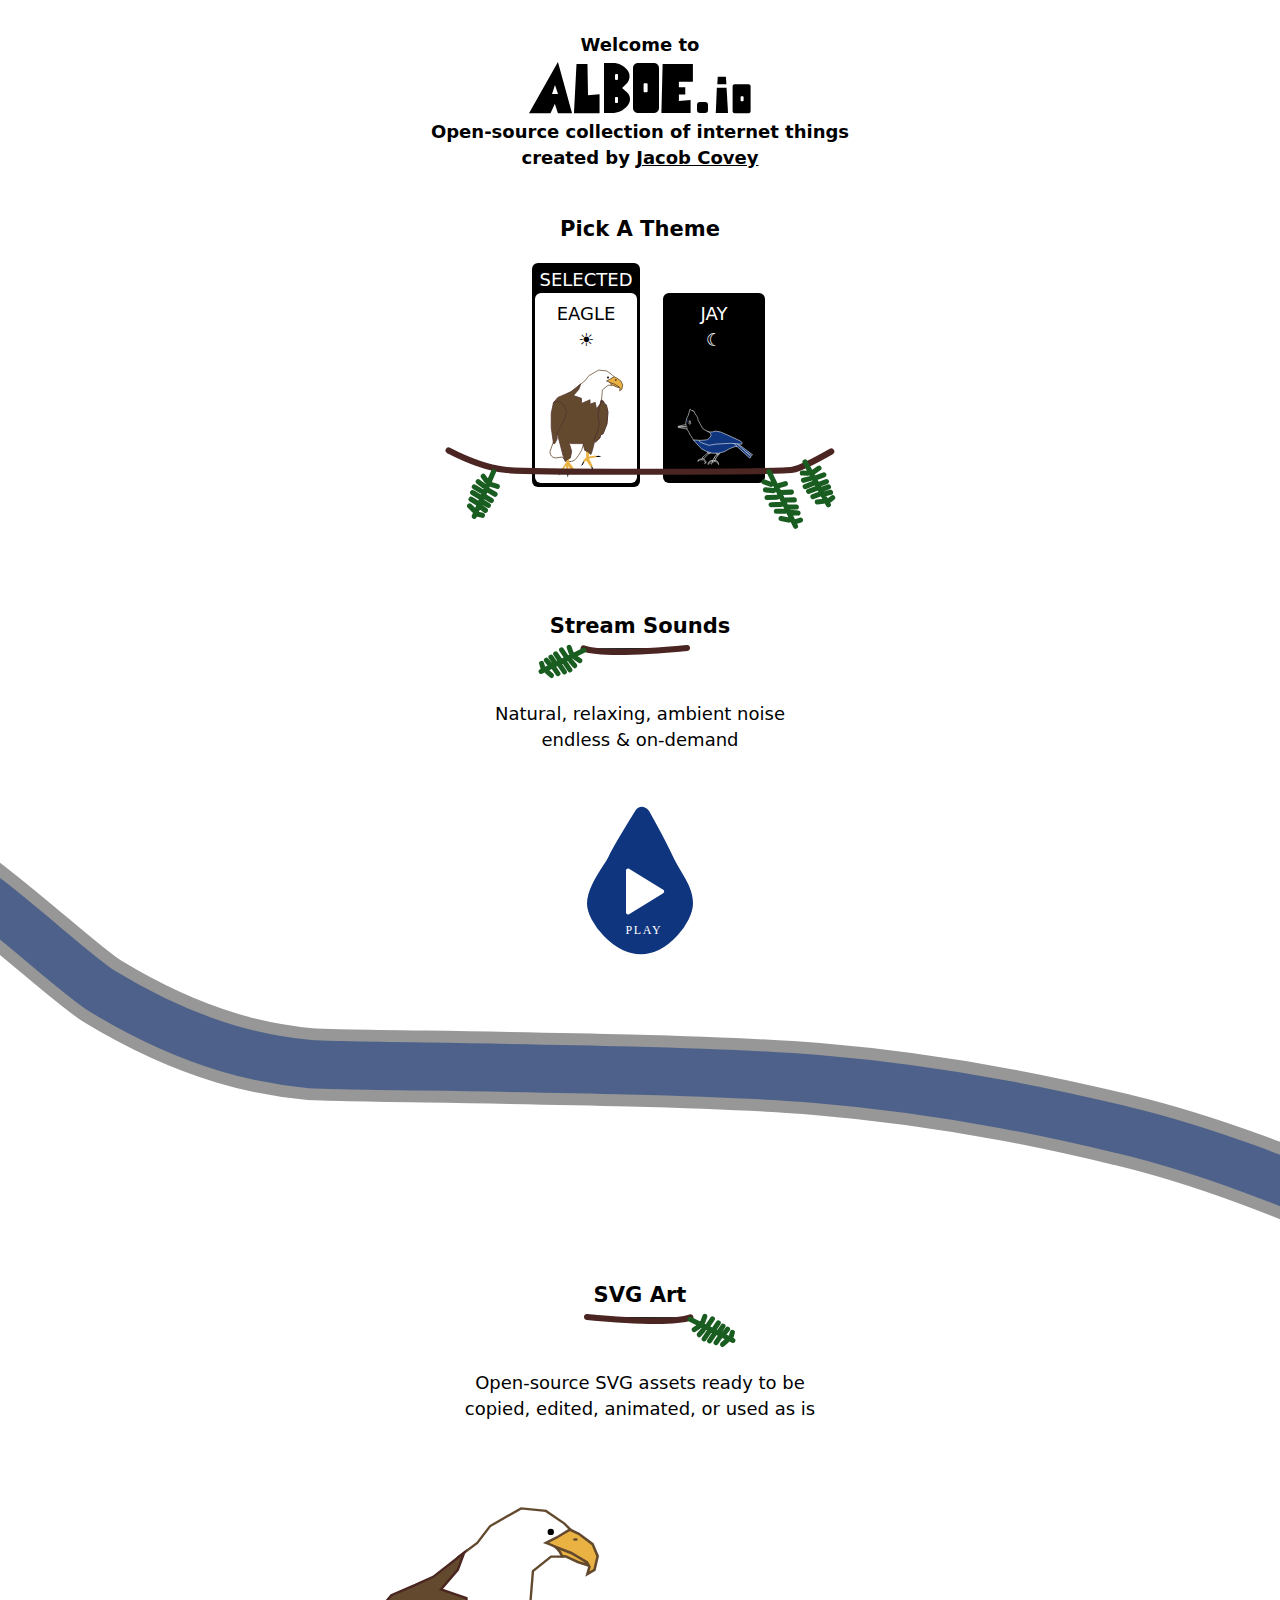
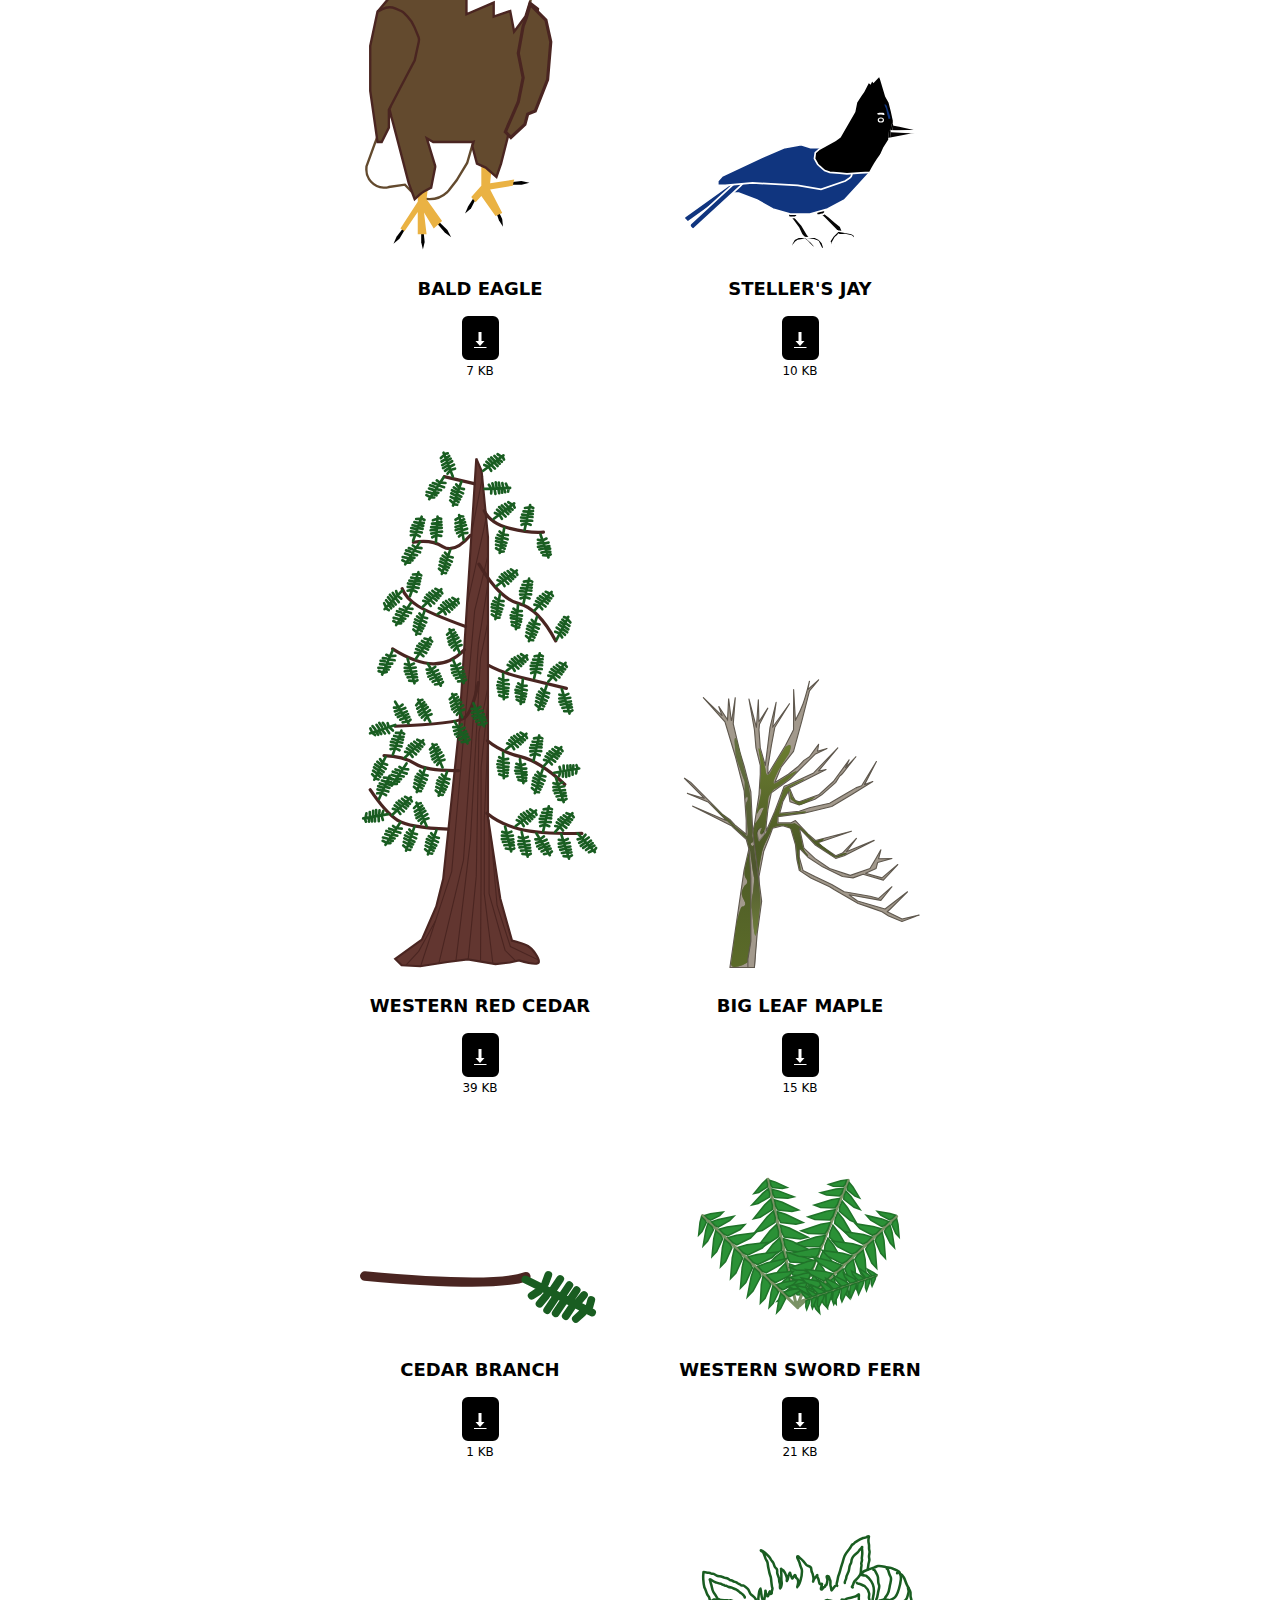
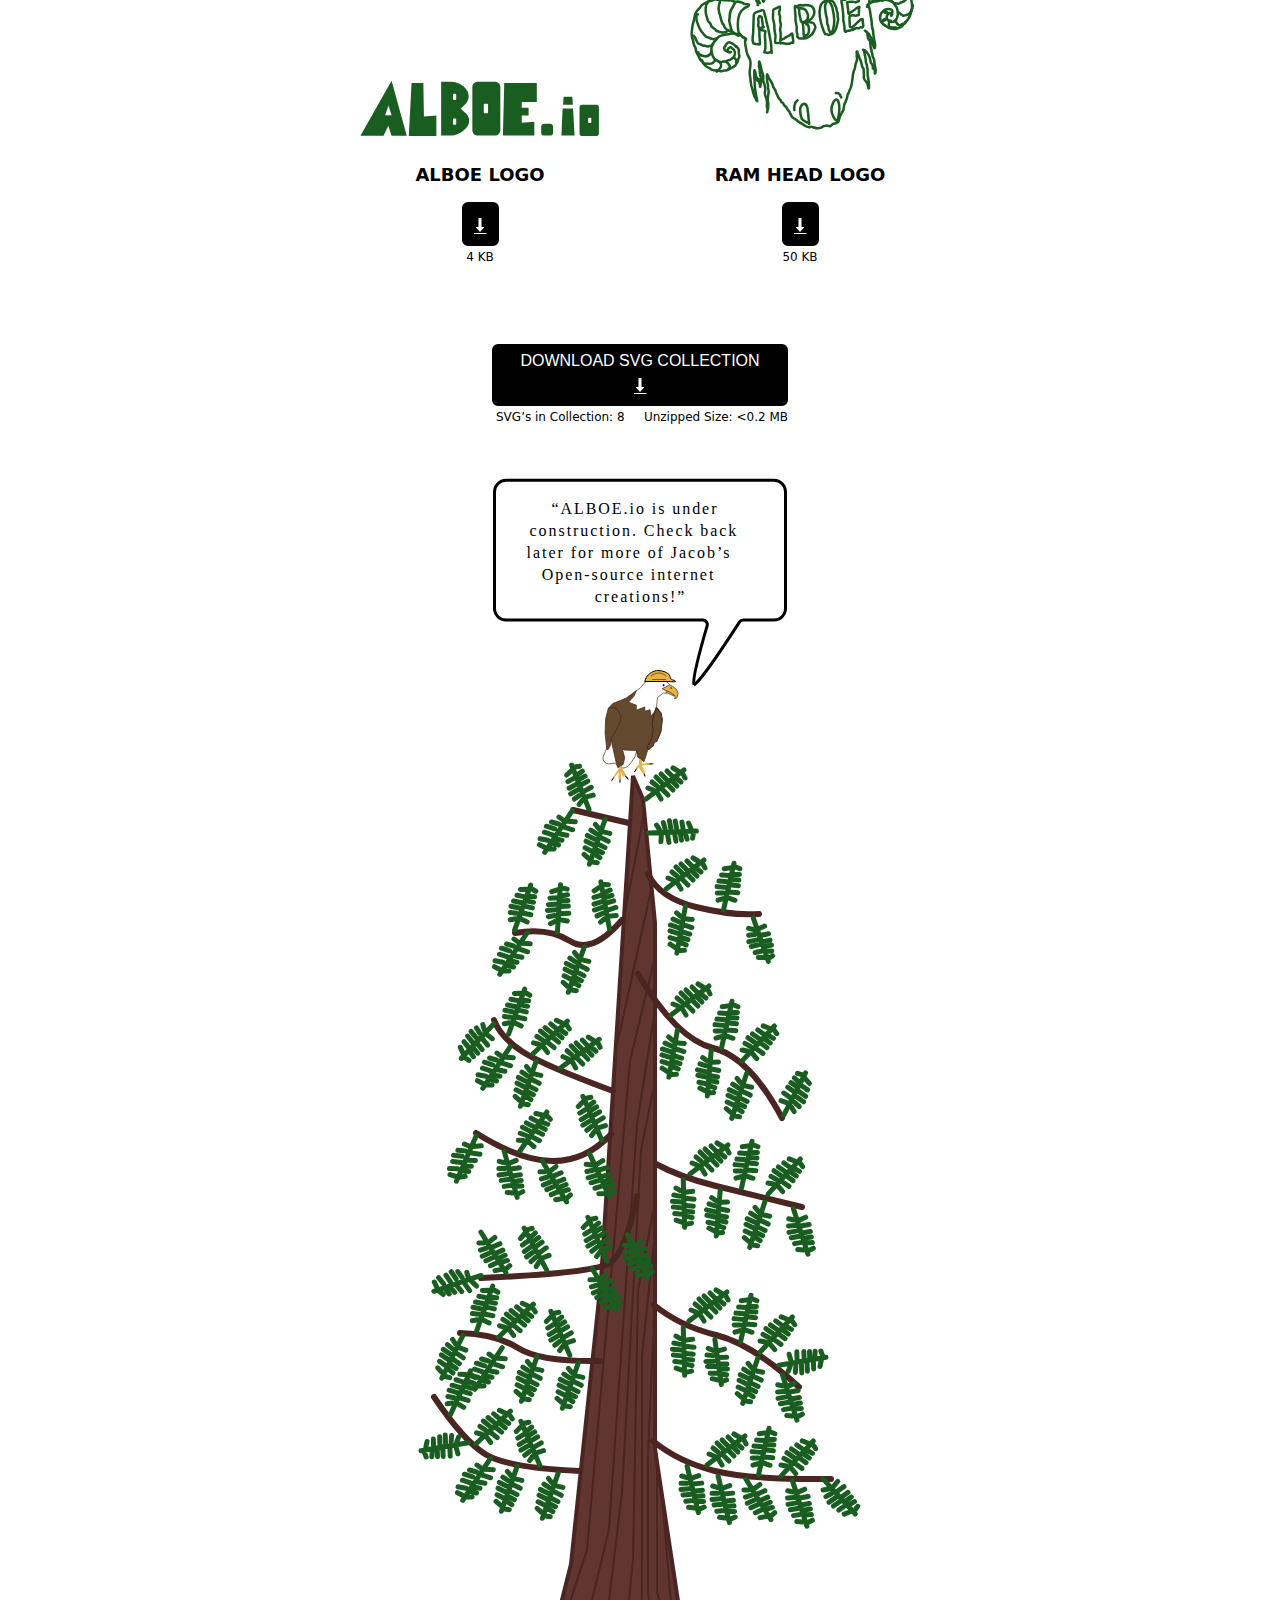
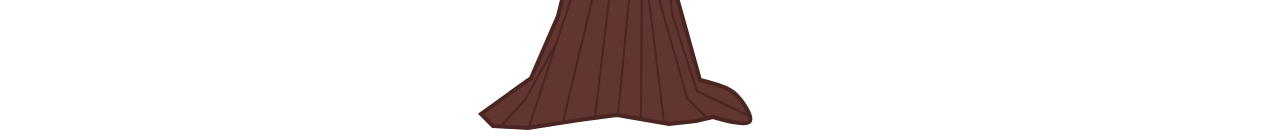
<file: index.html>
<!DOCTYPE html>
<html>
  <head>
      <meta name='description' content='ABLOE a open-source software company.'>
      <!-- TODO: move this stuff to the the script in the header web component -->
      <meta charset='utf-8'>
      <meta name='viewport' content='width=device-width,initial-scale=1'>
      <title>ALBOE: Open-source SVG Art</title>
      <link rel="icon" type="image/x-icon" href='/internalResources/assets/stellers-head-x.svg'>
      <link rel="manifest" href="/manifest/manifest.webmanifest">
      <link rel="apple-touch-icon" href="/manifest/icon-384x384.png">
      <link rel="apple-touch-icon" sizes="152x152" href="/manifest/icon-152x152.png">
      <link rel="apple-touch-icon" sizes="180x180" href="/manifest/icon-180x180.png">
      <link rel="apple-touch-icon" sizes="167x167" href="/manifest/icon-167x167.png">
      <meta name="apple-mobile-web-app-capable" content="yes">
      <meta name="apple-mobile-web-app-title" content="ALBOE.io">
      <meta name="apple-mobile-web-app-status-bar-style" content="white">
      <!-- Fathom analytics -->
      <!-- <script src="https://cdn.usefathom.com/script.js" data-site="CLSILLWO" defer></script> -->
      <style>
          :root {
              --color-black: #000000;
              --color-white: #ffff;
              --color-hover: #3b73e6;
              --color-background: var(
              --color-white);
              --inv-color: var(
              --color-black);
              --tran-opacity: 0;
          }

          @media (prefers-color-scheme: dark) {
              :root {
                  --color-background: var(--color-black);
                  --tran-opacity: 1;
                  --inv-color: var(--color-white);
              }
          }

          a {
            color: var(--inv-color);
          }

          a:hover {
            color: var(--color-hover);
          }

          body {
              background-color: var(--color-background);
              font-family: system-ui, serif;
              display: flex;
              flex-direction: column;
              align-items: center;
              font-size: 18px;
              line-height: 26px;
          }

          main {
              display: flex;
              flex-direction: column;
              align-items: center;
              max-width: 1100px;
              height: 100vh;
          }

          ul {
            list-style-type: none; /* Remove bullets */
            padding: 0; /* Remove padding */
            margin: 0; /* Remove margins */
          }

          h3 {
              font-weight: 600;
              /* text-transform: uppercase; */
              color: var(--inv-color);
          }

          h4 {
              text-align: center;
              color: var(--inv-color);
          }

          #bottom-section-svg {
              max-width: 100%;
          }

          #alboe-svg {
              min-height: 53px;
          }

          #alboe-svg #ALBOE {
              fill: var(--inv-color);
          }

          .theme-btns {
              position: fixed;
              top: 24px;
              right: 48px;
              cursor: pointer;
          }

          .btm-close {
              margin-bottom: 4px;
          }

          .top-close {
              margin-top: 4px;
          }

          .theme-container {
              display: flex;
              flex-direction: column;
              align-items: center;
          }

          .theme-cards-container {
              display: flex;
              align-items: flex-end;
          }

          .branch-container {
              position: relative;
              top: -40px;
          }

          #branch-svg {
              max-width: 96vw;
          }

          .small-branch-svg {
              position: relative;
              left: 24px;
              top: -18px;
              margin-bottom: -22px;
          }

          .eagle-card-outer {
              height: 224px;
              width: 108px;
              border-radius: 6px;
              background-color: #000000;
              display: flex;
              justify-content: center;
              align-items: center;
              flex-direction: column;
          }

          #eagle-card {
              height: 190px;
              width: 102px;
              border-radius: 6px;
              background-color: #fff;
              text-align: center;
              cursor: pointer;
          }

          .jay-card-outer {
              height: 224px;
              width: 108px;
              border-radius: 6px;
              background-color: #fff;
              display: flex;
              justify-content: center;
              align-items: center;
              flex-direction: column;
              transform: translateX(20px);
          }

          #jay-card {
              height: 190px;
              width: 102px;
              border-radius: 6px;
              background-color: #000000;
              text-align: center;
              color: #fff;
              cursor: pointer;
          }

          #jay-svg {
              position: absolute;
              bottom: 20px;
              left: 16px;
          }

          .selected-txt {
              color: var(--color-background);
          }

          .cart-title {
              margin-top: 8px;
              margin-bottom: 16px;
          }

          .main-content {
              display: flex;
              align-items: center;
              flex-direction: column;
              width: 100vw;
              max-width: 100vw;
              overflow-x: clip;
          }

          .download-icon {
              margin-top: 8px;
          }

          p {
              text-align: center;
              font-weight: 200;
              color: var(--inv-color);
          }

          #individual-svg-section {
            display: flex;
            justify-content: center;
            width: 1000px;
            max-width: 90vw;
            margin: 24px 0;
          }

          #individual-svg-section ul {
            display: flex;
            flex-wrap: wrap;
            justify-content: center;
            max-width: 800px;
          }

          .individual-svg-li {
            width: fit-content;
            display: flex;
            flex-direction: column;
            align-items: center;
            justify-content: flex-end;
            margin: 24px 0;
          }

          .individual-figure svg {
            width: 240px;
            max-width: 40vw;
            height: fit-content;
          }

          .individual-title {
            font-weight: 600;
            text-transform: uppercase;
            color: var(--inv-color);
            font-size: 18px;
            margin-bottom: 12px;
          }

          .size-label {
            font-size: 12px;
            text-align: center;
            margin-top: -4px;
            color: var(--inv-color);
          }

          .download-collection-btn {
              min-width: 300px;
              margin-top: 24px;
          }

          .download-collection-btn a {
              color: var(--color-white);
              text-decoration: none;
          }

          .download-collection-btn button {
            width: 100%;
          }

          button {
              padding: 8px 12px;
              background-color: var(--color-black);
              color: var(--color-white);
              border: 2px solid white;
              border-radius: 8px;
              text-transform: uppercase;
              font-size: 16px;
              font-weight: 800px;
              cursor: pointer;
          }

          .svg-button {
            border-color: transparent;
            background: transparent;
            margin-top: 24px;
          }

          .below-btn {
              width: 100%;
              display: flex;
              justify-content: space-between;
              font-size: 12px;
              margin-top: -4px;
              padding: 0 2px;
          }

          .below-btn span {
              padding: 0 4px;
              color: var(--inv-color);
          }

          button:hover {
              border-color: var(--color-hover)
          }

          .or-section {
              display: flex;
              align-items: center;
              gap: 8px;
              margin-top: 24px;
              stroke: var(--inv-color);
              color: var(--inv-color);
          }

          .action-text {
              color: var(--inv-color);
              font-size: 18px;
              margin-top: 24px;
              /* text-decoration: underline; */
          }

          .bottom-section {
              margin-top: 48px;
          }

          .tran_bor {
              stroke-opacity: var(--tran-opacity);
          }

          .inv_bor {
              stroke: var(--inv-color);
          }

          #stream-svg-water {
            transition: all 1s ease-in-out;
          }

          #very-bottom-content {
            position: absolute;
            display: flex;
            justify-content: center;
            max-width: 100vw;
            left: 0;
            /* top: 90px; */
            height: 20px;
            padding-bottom: 64px;
          }

          #very-bottom-content figure {
            margin: 0;
          }

          #bottom-content-left {
            display: flex;
            align-items: flex-end;
            padding-right: 180px;
          }

          #bottom-content-right {
            display: flex;
            flex-direction: row-reverse;
            align-items: flex-end;
            padding-left: 180px;
          }

          #bottom-content-left svg {
            -webkit-transform: scaleX(-1);
            transform: scaleX(-1);
          }

          .shake figure svg {
            animation: shake 0.42s cubic-bezier(.36,.07,.19,.97) both;
            transform: translate3d(0, 0, 0);
            backface-visibility: hidden;
            /* perspective: 1000px; */
          }

          @keyframes shake {
            10%, 90% {
              transform: rotate(-4deg);
            }
            
            20%, 80% {
              transform: rotate(8deg);
            }

            30%, 50%, 70% {
              transform: rotate(-12deg);
            }
          
            40%, 60% {
              transform: rotate(12deg);
            }
          }

          @media only screen and (max-width: 420px) {
            .individual-svg-li {
              width: 100%;
            }

            .individual-figure svg {
              max-width: 90vw;
              max-height: 300px;
            }
          }
      </style>
  </head>
  <!-- Google tag (gtag.js) -->
  <script async src="https://www.googletagmanager.com/gtag/js?id=G-H6EYKDVG87"></script>
  <script>
    window.dataLayer = window.dataLayer || [];
    function gtag(){dataLayer.push(arguments);}
    gtag('js', new Date());
  
    gtag('config', 'G-H6EYKDVG87');
  </script>
  <body>
    <main>
        <H4 class='btm-close'>Welcome to</H4>
        <!-- ALBOE.IO SVG -->
        <?xml
        version="1.0" encoding="UTF-8"?>
        <svg id='alboe-svg' width="223px" height="53px" viewBox="0 0 223 53" version="1.1" xmlns="http://www.w3.org/2000/svg" xmlns:xlink="http://www.w3.org/1999/xlink">
            <title>ALBOE.io</title>
            <g id="ALBOE">
                <path d="M28.9306059,0 L43.0330267,51.1453328 L28.9306059,51.1453328 L25.8395362,41.7373147 L21.5165133,51.1453328 L-6.82121026e-13,51.1453328 L28.9306059,0 Z M26,23 L23,32 L29,32 L26,23 Z" id="A"></path>
                <polygon id="L" points="47.5 2 58.4691558 2 59 33.2918412 70.5552626 32.2250635 70.5552626 51.361022 44.9553528 51.361022"></polygon>
                <path d="M83.9964708,1 C89.7244615,1 95.1172336,3.70045819 98.5484909,8.28699842 C101.660033,12.4461776 101.176804,18.2736755 97.4226948,21.8635401 L93.0969817,26 L98.0972903,30.5393004 C101.639348,33.7547948 102.046903,39.1794243 99.0250597,42.8880681 L98.4148488,43.6369669 C94.6185446,48.2960894 88.9275157,51 82.9175782,51 L75,51 L75,1 L83.9964708,1 Z M88,35 L87,35 C86.4477153,35 86,35.4477153 86,36 L86,36 L86,40 C86,40.5522847 86.4477153,41 87,41 L87,41 L88,41 C88.5522847,41 89,40.5522847 89,40 L89,40 L89,36 C89,35.4477153 88.5522847,35 88,35 L88,35 Z M88,12 L87,12 C86.4871642,12 86.0644928,12.3860402 86.0067277,12.8833789 L86,13 L86,17 C86,17.5128358 86.3860402,17.9355072 86.8833789,17.9932723 L87,18 L88,18 C88.5128358,18 88.9355072,17.6139598 88.9932723,17.1166211 L89,17 L89,13 C89,12.4477153 88.5522847,12 88,12 Z" id="B"></path>
                <path d="M125,1 C127.761424,1 130,3.23857625 130,6 L130,46 C130,48.7614237 127.761424,51 125,51 L109,51 C106.238576,51 104,48.7614237 104,46 L104,6 C104,3.23857625 106.238576,1 109,1 L125,1 Z M117.605447,21.3125877 L115.605447,21.3125877 C115.053162,21.3125877 114.605447,21.7603029 114.605447,22.3125877 L114.605447,22.3125877 L114.605447,29.3125877 C114.605447,29.8648724 115.053162,30.3125877 115.605447,30.3125877 L115.605447,30.3125877 L117.605447,30.3125877 C118.157731,30.3125877 118.605447,29.8648724 118.605447,29.3125877 L118.605447,29.3125877 L118.605447,22.3125877 C118.605447,21.7603029 118.157731,21.3125877 117.605447,21.3125877 L117.605447,21.3125877 Z" id="O"></path>
                <path d="M219.605447,22.3125877 C220.710016,22.3125877 221.605447,23.2080182 221.605447,24.3125877 L221.605447,49.3125877 C221.605447,50.4171572 220.710016,51.3125877 219.605447,51.3125877 L205.605447,51.3125877 C204.500877,51.3125877 203.605447,50.4171572 203.605447,49.3125877 L203.605447,24.3125877 C203.605447,23.2080182 204.500877,22.3125877 205.605447,22.3125877 L219.605447,22.3125877 Z M213.605447,34.3125877 L212.605447,34.3125877 C212.053162,34.3125877 211.605447,34.7603029 211.605447,35.3125877 L211.605447,35.3125877 L211.605447,38.3125877 C211.605447,38.8648724 212.053162,39.3125877 212.605447,39.3125877 L212.605447,39.3125877 L213.605447,39.3125877 C214.157731,39.3125877 214.605447,38.8648724 214.605447,38.3125877 L214.605447,38.3125877 L214.605447,35.3125877 C214.605447,34.7603029 214.157731,34.3125877 213.605447,34.3125877 L213.605447,34.3125877 Z" id="O"></path>
                <polygon id="E" points="133.630879 2 132.395417 51 161.605447 51 161.605447 38.0114177 149.887089 39 149.887089 32.3921656 156.279458 32.3921656 156.279458 25.1395354 149.887089 25.1395354 149.887089 19.7134732 163.888418 19.7134732 163.888418 2"></polygon>
                <rect id="Rectangle" x="168" y="40" width="11" height="11" rx="3"></rect>
                <g id="i" transform="translate(186.781359, 14.812588)">
                    <polygon id="Path-49" points="0 36.1874123 1.07224639 11 10.7947141 11 12.2431421 36.1874123"></polygon>
                    <polygon id="Path-51" points="1.5 7.5 10.6470037 7.5 10.1025891 0 2.01916153 0"></polygon>
                </g>
            </g>
        </svg>
        <!-- END OF ALBOE.IO SVG -->
        <h4 class='top-close'>Open-source collection of internet things
          </br>created by <a target='_blank' href='https://www.linkedin.com/in/coveyjacob/'>Jacob Covey</a>
        </h4>
        <h3>Pick A Theme</h3>
        <div class='theme-container'>
          <div class='theme-cards-container'>
            <div class='eagle-card-outer'>
              <span class='selected-txt'>SELECTED</span>
              <div id='eagle-card'>
                  <div class='cart-title'>EAGLE
                  </br>☀︎
                </div>
                <!-- Eagle SVG -->
                <svg width="76px" height="109px" viewBox="0 0 76 109" version="1.1" xmlns="http://www.w3.org/2000/svg" xmlns:xlink="http://www.w3.org/1999/xlink">
                    <title>eagle</title>
                    <g id="Cedar" stroke="none" stroke-width="1" fill="none" fill-rule="evenodd">
                        <g id="Artboard-Copy" transform="translate(-722.000000, -377.000000)">
                            <g id="page" transform="translate(32.000000, 72.000000)">
                                <g id="eagle" transform="translate(690.000000, 306.000000)">
                                    <path d="M5.54723913,69.7408693 L4.26547821,76.7114646 L3.03570646,84.4728636 L3.14498339,85.2094532 C3.60384509,88.302446 6.48319207,90.4378312 9.57618487,89.9789695 C10.1273685,89.8971985 10.6634615,89.7345071 11.167127,89.4961566 L11.167127,89.4961566 L11.167127,89.4961566 L15.9952822,87.7973859 L18.3266109,89.4518291 C21.9428536,92.0181203 26.9547875,91.1669664 29.5210787,87.5507237 C29.6493114,87.3700269 29.7700092,87.1840994 29.8828622,86.9934186 L29.8828622,86.9934186 L29.8828622,86.9934186 L31.7044161,83.3272808 L33.9170997,77.366854 L35.2857065,62.3268593 L8.7158343,60.75 L5.54723913,69.7408693 Z" id="tail" stroke="#634A2E" stroke-width="0.75" fill="#FFFFFF" transform="translate(19.160706, 77.625000) rotate(11.000000) translate(-19.160706, -77.625000) "></path>
                                    <g id="Group" transform="translate(10.528365, 86.620899)">
                                        <polygon id="claw2" fill="#000000" transform="translate(16.149757, 14.543160) rotate(-77.000000) translate(-16.149757, -14.543160) " points="17.2600058 12.0659326 15.2662297 14.7108174 14.25 17.0203874 16.2443821 15.3448466 18.0495135 12.3689822"></polygon>
                                        <polygon id="claw1" fill="#000000" transform="translate(9.274757, 17.880164) rotate(-37.000000) translate(-9.274757, -17.880164) " points="10.3119538 15.5659326 8.44936396 18.0367895 7.5 20.1943947 9.36315601 18.629101 11.0495135 15.8490422"></polygon>
                                        <polygon id="claw" fill="#000000" points="2.81195379 14.3159326 0.949363963 16.7867895 -7.77156117e-15 18.9443947 1.86315601 17.379101 3.54951354 14.5990422"></polygon>
                                        <polygon id="Path-3" fill="#EAB243" points="7.62309832 1.13048166 7.62309832 5.72399666 2.17048617 14.1604288 3.45896729 15.0421736 7.62309832 8.95472489 7.62309832 15.9599955 10.3961571 15.9599955 9.60027576 9.12910098 12.6514488 14.1604288 15.2703666 11.8453346 10.3961571 4.96794971 10.9738232 0"></polygon>
                                    </g>
                                    <g id="Group" transform="translate(33.028365, 79.120899)">
                                        <polygon id="claw2" fill="#000000" transform="translate(17.149757, 7.293160) rotate(-128.000000) translate(-17.149757, -7.293160) " points="18.2600058 4.81593259 16.2662297 7.46081736 15.25 9.77038739 17.2443821 8.09484659 19.0495135 5.11898218"></polygon>
                                        <polygon id="claw1" fill="#000000" transform="translate(11.024757, 18.380164) rotate(-56.000000) translate(-11.024757, -18.380164) " points="12.0619538 16.0659326 10.199364 18.5367895 9.25 20.6943947 11.113156 19.129101 12.7995135 16.3490422"></polygon>
                                        <polygon id="claw" fill="#000000" points="2.81195379 11.8159326 0.949363963 14.7867895 -7.10542736e-15 16.9443947 1.86315601 15.379101 3.54951354 12.0990422"></polygon>
                                        <polygon id="Path-3" fill="#EAB243" points="5.12309832 0 5.12309832 8.22399666 1.96376245 11.75 3.31961303 13.411433 5.12309832 11.4547249 9.58487958 17.7678972 11.7034882 16.8159326 7.89842804 9.39500537 15.0057228 8.22399666 15.4655849 6.29315999 7.89615709 7.46794971 8.43828653 1.85116362"></polygon>
                                    </g>
                                    <g id="head" transform="translate(19.520228, 0.090245)">
                                        <polygon id="lower-beak" stroke="#634A2E" stroke-width="0.819375" fill="#EAB243" points="38.479772 11.4097553 42.4550477 12.1094815 46.8969098 13.7093652 50.3542615 15.9066406 51.0542982 16.2599874 52.229772 17.9097553 48.9642049 16.8696675 45.1910178 15.1136968 42.8876091 14.9164888"></polygon>
                                        <polygon id="upper-beak" stroke="#634A2E" stroke-width="0.819375" fill="#EAB243" points="46.4288015 6.6597553 49.3088687 7.98329404 53.6303846 11.231238 55.229772 15.0382286 54.2189625 19.3598741 52.0035181 20.6597553 52.6433717 18.3651013 51.8307335 16.934092 46.9162706 14.0108973 41.2211469 11.8512838 37.979772 11.231238"></polygon>
                                        <ellipse id="Oval" fill="#634A2E" cx="48.229772" cy="9.7847553" rx="1" ry="1"></ellipse>
                                        <path d="M11.3266478,15.3612318 L17.3447301,10.853284 L21.4065654,5.56477453 L31.1448434,0 L38.9536151,0.799871479 L44.7815184,4.7920704 L46.5614023,6.59790195 L42.3652011,9.13929803 L38.9536151,10.853284 C40.5360309,11.4053735 41.6732262,11.9692923 42.3652011,12.5450405 C43.057176,13.1207886 43.6452546,13.9923603 44.129437,15.1597553 L40.5693378,15.1597553 L34.8712574,19.7539461 L34.1071699,29.0762313 L31.1448434,41.1189764 L-4.61852778e-14,29.7283617 L11.3266478,15.3612318 Z" id="Path" stroke="#634A2E" stroke-width="0.75" fill="#FFFFFF"></path>
                                        <circle id="eye" fill="#000000" cx="40.479772" cy="7.4097553" r="1"></circle>
                                    </g>
                                    <path d="M32.8097089,13.9545508 L30.75,19.4441905 L25.4591318,25.5616327 L33.4748889,28.3185928 L33.4748889,33.4113004 L42.0428179,29.7263323 L42.0428179,34.1265368 L47.2372981,32.3639122 L48.4615188,38.8509141 L52.0114123,34.1265368 L53.3867564,29.7263323 L55.9698587,31.6588689 L54.2519614,54.5555559 L46.5328929,68.2885508 L46.5331354,71.7856842 L44.3599305,80.3941994 L42.909083,84.5909839 L39.536111,81.6237449 L36.7721991,80.3941994 L35.3204514,74.9171104 L35.7048929,73.4845508 L35.3204514,73.6035442 L23.0113008,73.6035442 L20.9958929,72.4255508 L23.6075382,81.0346447 C23.6431324,81.1520393 23.6567222,81.274638 23.6479993,81.3963107 L23.6318274,81.5174477 L22.3681912,87.9539448 L20.2302296,89.0666875 C19.7589825,89.3119569 19.3223972,89.6187268 18.9319241,89.9789513 L18.9319241,89.9789513 L17.1868411,91.5888487 L15.3265405,86.6035698 L11.3237264,71.2467188 L9.94089285,65.9655508 L9.84869194,65.9111442 L9.77789285,65.3405508 L9.06561117,62.6161045 L9.44289285,62.6155508 L5.72389285,32.3639122 L9.84869194,27.3921836 L17.4001552,24.175048 L23.0113008,21.6178891 L32.8097089,13.9545508 Z" id="Combined-Shape" stroke="#51332F" stroke-width="0.75" fill="#634A2E"></path>
                                    <path d="M13.7046991,32.9043125 L14.8678507,34.0814271 C15.8613311,35.0868337 16.6467313,36.2783364 17.1790777,37.5877076 L18.3892126,40.5641824 C18.5600498,40.9843774 18.5998958,41.4463961 18.503524,41.889636 L17.2021517,47.875 L17.2021517,47.875 L13.3629888,55.1628898 L9.06561117,63.4143851 L9.06561117,69.0539928 L6.80836101,73.6035442 L5.5,73.6035442 L3.20534144,57.5401788 L3.20534144,43.3347894 L5.5,32.5585001 L6.98936093,31.7842318 C8.30322728,31.1011972 9.85459396,31.0451813 11.2143,31.6316799 L12.9165857,32.3659476 C13.2114262,32.4931248 13.4790062,32.6759102 13.7046991,32.9043125 Z" id="wing" stroke="#51332F" stroke-width="0.75" fill="#634A2E"></path>
                                    <polygon id="Path-2" stroke="#51332F" fill="#634A2E" points="53.5165334 30.2613757 58.4738431 35.210446 60 42.0611765 59 53.9339024 55.123226 63.827941 52.7349305 64.8171733 51.8652237 68.0399773 47.4527096 72.1480227 45.7181438 70.3733755 49.7757294 61 51.3091041 53.3402447 49.7757294 45.6827753 51.3091041 37.1324673 52.3096455 34.5207065"></polygon>
                                </g>
                            </g>
                        </g>
                    </g>
                </svg>
                <!-- End Eagle SVG -->
                </div>
              </div>
              <div class='jay-card-outer'>
                <span class='selected-txt'>SELECTED</span>
                <div id='jay-card'>
                  <div class='cart-title'>JAY  
                    </br>☾
                  </div>
                  <!-- Jay SVG -->
                  <!-- <?xml version="1.0" encoding="UTF-8"?> -->
                  <svg id='jay-svg' width="78px" height="59px" viewBox="0 0 78 59" version="1.1" xmlns="http://www.w3.org/2000/svg" xmlns:xlink="http://www.w3.org/1999/xlink">
                      <title>Jay</title>
                      <g id="Cedar" stroke="none" stroke-width="1" fill="none" fill-rule="evenodd">
                          <g id="Artboard-Copy" transform="translate(-850.000000, -420.000000)">
                              <g id="page" transform="translate(32.000000, 72.000000)">
                                  <g id="Jay-Card" transform="translate(806.000000, 257.000000)">
                                      <rect id="Rectangle" stroke="#000000" stroke-width="2" fill="#000000" x="1" y="1" width="99" height="165"></rect>
                                      <g id="Jay" transform="translate(51.000000, 121.000000) scale(-1, 1) translate(-51.000000, -121.000000) translate(12.000000, 92.000000)">
                                          <g id="legs" transform="translate(34.625113, 42.579718)" stroke="#FFFFFF">
                                              <g id="back-leg" transform="translate(0.000000, 1.096154)">
                                                  <polygon id="leg" stroke-width="0.730769231" fill="#070707" points="0.284743135 1.09615385 3.19068632 5.02403846 4.25443931 7.28859782 5.18030004 8.32914934 7.125 8.15249287 6.21153846 7.04771024 4.41658237 4.01939305 1.83762775 1.09615385"></polygon>
                                                  <polygon id="Path-2" stroke-width="0.548076923" fill="#000309" points="0 0 -8.93025554e-18 0.774464951 0 1.44869112 0.949070488 1.64423077 2.10038868 1.64423077 2.74038462 1.26767041 2.92792117 0.551848137"></polygon>
                                                  <g id="claws" transform="translate(0.548077, 7.855769)" fill="#000000" stroke-width="0.548076923">
                                                      <path d="M7.83776821,-2.44249065e-15 L9.29837316,0.711637044 L10.3301287,1.88396798 L10.9615385,3.76793597 L10.0617385,3.65384615 L8.95156945,1.46153846 L7.59273323,0.930892403 L5.70912293,0.747 L6.57692308,1.46153846 L7.23241035,2.15945409 L7.85819135,2.92307692 L7.65866486,3.65384615 L6.16669756,2.15945409 L5.51176971,1.46153846 L4.72512293,0.819 L2.54534143,1.20795485 L1.83121131,1.643415 L1.16183377,2.5014558 C0.721593957,3.42385878 0.416990635,3.92978377 0.248023799,4.01923077 C0.0790569625,4.10867777 0.118177235,3.74329315 0.365384615,2.92307692 L0.365384615,2.92307692 L0.607492286,2.0687093 L1.37085761,0.711637044 L2.83146256,-4.4408921e-15 L5.33461538,0.275972123 L7.83776821,-2.44249065e-15 Z" id="Combined-Shape"></path>
                                                  </g>
                                              </g>
                                              <g id="front-leg" transform="translate(8.586538, 0.000000)" stroke-width="0.548076923">
                                                  <polygon id="leg" fill="#070707" transform="translate(4.592928, 4.123679) rotate(-1.000000) translate(-4.592928, -4.123679) " points="0.190868829 0.263934012 2.90828238 2.83315214 6.63814894 6.75663089 6.88301913 7.93452101 8.99498784 8.06763824 8.06813627 5.59705158 6.30360484 4.13649432 4.59259319 2.63636962 1.49218135 0.1797202"></polygon>
                                                  <g id="claws" transform="translate(4.669359, 6.942470)" fill="#000000">
                                                      <path d="M2.63054898,0.116767853 C5.33395661,0.57139497 6.77348287,0.837275532 6.94912774,0.91440954 C7.12477262,0.991543549 7.43430321,1.17921505 7.87771954,1.47742405 L8.30056068,3.00525903 L6.94912774,1.73557692 L4.85287251,1.31365725 C3.77569889,1.43262392 3.10100083,1.41352339 2.82877834,1.25635566 L2.77972499,1.22376785 L2.61059236,1.54656981 L1.78039506,2.2524047 L0.801934381,3.98838941 L1.50693819,5.11538462 L0.32195791,4.45216658 L-0.000275010974,3.37101279 L1.09025316,1.66081743 L2.61059236,0.182530031 L2.69272499,0.243767853 L2.63054898,0.116767853 Z" id="Combined-Shape"></path>
                                                  </g>
                                                  <polygon id="Path-2" fill="#000102" transform="translate(1.829345, 1.096154) rotate(-13.000000) translate(-1.829345, -1.096154) " points="0.619358157 0.365384615 0.365384615 0.957157258 0.365384615 1.63138343 1.3144551 1.82692308 2.46577329 1.82692308 3.10576923 1.45036272 3.29330578 0.734540445"></polygon>
                                              </g>
                                          </g>
                                          <g id="body" transform="translate(16.773783, 21.269337)">
                                              <polygon stroke="#FFFFFF" stroke-width="0.548076923" fill="#10357F" points="43.941103 9.6056627 40.374338 13.5310687 35.7992544 18.4881109 30.4008332 21.3612639 24.7549854 22.9668247 18.5089536 22.9668247 12.891589 21.3612639 7.82009091 18.4881109 1.99336115 16.2862437 0 16.2862437 1.34148069 12.9497864 9.17161672 9.6056627 20.1492227 5.29087755 27.8961187 2.15672907 32.0050629 0.182692308"></polygon>
                                              <path d="M43.941103,9.26013155 C44.3088866,9.41943914 43.9210339,9.5327435 42.7775449,9.60004464 C41.6340559,9.66734579 40.0649776,9.66921847 38.07031,9.6056627 L30.0054345,7.67023358 L24.6461829,5.10518217 L22.9206035,4.20939549 C25.6466937,3.12404082 27.6766459,2.28575568 29.0104602,1.69454008 C30.3442744,1.10332448 31.4092962,0.538477785 32.2055254,0 L43.941103,9.26013155 Z" id="upper-back" fill="#111010"></path>
                                          </g>
                                          <g id="tail-feathers" transform="translate(0.151191, 32.988467)" fill="#10357F" stroke="#FFFFFF" stroke-width="0.548076923">
                                              <path d="M17.7724116,1.03201104 L18.9403704,2.55592119 L2.15104013,13.2962797 L1.02690594,12.3044413 L17.7724116,1.03201104 Z" id="Rectangle" transform="translate(9.839350, 7.242411) rotate(-3.000000) translate(-9.839350, -7.242411) "></path>
                                              <path d="M18.7937117,2.2538147 L21.4273719,2.71820005 L20.083802,3.69960849 L3.15898311,14.5266409 L2.2074027,13.9722658 C2.06286302,13.7836756 2.00844815,13.554353 2.03731573,13.3360431 C2.06574467,13.1210502 2.17494444,12.9167378 2.35837983,12.7725279 L2.35837983,12.7725279 L18.7937117,2.2538147 Z" id="Rectangle" transform="translate(11.673552, 8.542300) rotate(-10.000000) translate(-11.673552, -8.542300) "></path>
                                          </g>
                                          <g id="wing" transform="translate(12.071914, 22.078829)" fill="#10357F" stroke="#FFFFFF" stroke-width="0.548076923">
                                              <path d="M33.7123299,0.885048171 L29.6626091,0.885048171 L26.6724212,0 L21.4255073,0.885048171 L14.1778775,4.0164907 L1.41161214,9.96531378 L0,11.5774367 L0,13.0080029 L2.37560161,13.0080029 L11.1072571,12.1882758 L25.5750274,13.0080029 L33.0144855,14.2190026 L40.7476882,11.5774367 L42.1816589,10.6406765 C42.5202698,10.4194746 42.7520763,10.0678438 42.8219169,9.66945971 L42.9579798,8.89333155 C42.9691454,8.82964065 42.9458116,8.76479211 42.8966253,8.72281707 L33.7123299,0.885048171 L33.7123299,0.885048171 Z"></path>
                                          </g>
                                          <g id="head" transform="translate(42.932692, 0.000000)">
                                              <path d="M20.8479932,-3.97903932e-12 L21.2071526,0.913461538 L22.8978939,6.54313858 L23.9952809,8.47556044 L24.7282299,11.3648423 L25.3746875,14.3122113 L25.3746875,15.6265845 L23.9952809,20.3769013 L22.2761044,23.0888285 L21.2836538,25.2833031 C20.4598774,26.4088851 19.8142464,27.3497324 19.3467607,28.105845 C18.8792751,28.8619576 18.3577528,29.8004435 17.782194,30.9213025 L14.8821543,31.065 L10.4355648,31.3945251 L8.10561157,31.1579138 L4.97394749,30.9213025 L3.31615405,30.3383492 L1.70986958,28.9418993 L1.07481034,28.3035044 L0.0681542885,26.4807377 L0.328397097,24.5850841 L1.70986958,23.3987338 L6.77515429,20.608 L8.22530287,19.5951586 L12.871138,11.4654964 L13.4714352,8.54120922 C13.4803451,8.4978054 13.4970753,8.4563841 13.5208091,8.41896767 L14.809371,6.38753892 C14.8116825,6.38389495 14.8141223,6.38033401 14.8166859,6.37686281 L15.758634,5.10143124 L17.3442905,1.94164447 L17.9164499,2.42608045 L18.4780637,1.29975975 L18.9234574,1.94164447 L19.9026956,0.913461538 L20.8479932,-3.97903932e-12 Z" id="Combined-Shape" stroke="#FFFFFF" stroke-width="0.548076923" fill="#000000"></path>
                                              <g id="Beak" transform="translate(23.568742, 15.164192)">
                                                  <g id="upper-beak-2" transform="translate(0.665375, 0.042478)">
                                                      <path d="M0.799026108,0.365384615 L3.00598303,0.790787535 L6.56849826,1.63490909 C6.59485124,1.64114949 6.62108541,1.64788127 6.64718811,1.65509733 C8.65458576,2.21004051 9.37769131,2.48261432 8.81650475,2.47281878 C8.2516717,2.46295958 7.17673192,2.44419643 5.59168541,2.41652935 L1.8611799,2.41652935 L0.365384615,2.41652935 L0.799026108,0.365384615 Z" id="upper-beak" stroke="#FFFFFF" stroke-width="0.548076923" fill="#060404" transform="translate(4.682901, 1.419229) rotate(-1.000000) translate(-4.682901, -1.419229) "></path>
                                                      <polygon id="Path-7" fill="#000000" points="0.867855547 0.161036503 1.00928623 0.745506683 0.716689685 2.21102902 0.148748681 2.21102902 0.554675869 0.105839738"></polygon>
                                                  </g>
                                                  <g id="lower-beak-2" transform="translate(0.000000, 2.103010)">
                                                      <polygon id="lower-beak" stroke="#FFFFFF" stroke-width="0.548076923" fill="#060404" points="1.09768083 0.548076923 3.82378525 0.688839709 8.64301287 0.901031351 9.20069829 0.901031351 8.9656451 1.1899093 5.37193318 1.8631874 0.365384615 2.81183156 0.578543749 0.548076923"></polygon>
                                                      <polygon id="Path-7" fill="#000000" points="0.795135623 0.273238558 0.838952555 0.751394611 0.686562195 2.47731858 0.081052277 2.577029 0.306589472 0.0549234304"></polygon>
                                                  </g>
                                              </g>
                                              <ellipse id="eye" stroke="#FFFFFF" stroke-width="0.5" cx="21.2836538" cy="14.1586538" rx="1" ry="1"></ellipse>
                                              <path d="M20.3480422,11.7699134 L20.9417494,11.7699134 C20.9574508,11.7699134 20.9730867,11.7719375 20.9882706,11.7759358 L22.1223104,12.0745543 C22.2828018,12.1168153 22.3946526,12.2619317 22.3946526,12.4278941 L22.3946526,12.6702827 C22.3946526,12.7711809 22.3128585,12.852975 22.2119603,12.852975 C22.1862136,12.852975 22.1607578,12.847533 22.1372616,12.8370058 L21.2836538,12.4545552 L21.2836538,12.4545552 L20.5248969,12.2560613 C20.4923781,12.2475542 20.4628365,12.2302406 20.4395236,12.2060259 L20.2474122,12.0064832 C20.1939055,11.9509068 20.1955834,11.8624775 20.2511598,11.8089708 C20.2771876,11.7839124 20.3119122,11.7699134 20.3480422,11.7699134 Z" id="brow-patch" fill="#FFFFFF" transform="translate(21.207153, 12.361120) rotate(-16.000000) translate(-21.207153, -12.361120) "></path>
                                              <polygon id="Path" fill="#10357F" points="22.4961884 9.50557625 22.9940685 10.6449793 23.351455 12.3655443 23.6393265 13.4268145 23.6393265 13.707577 23.9300852 13.8622649 24.318242 13.707577 24.318242 13.4268145 24.1168194 12.5287177 23.5303495 10.8804301 23.1550022 9.63099348 22.8489664 9.30850991 22.4961884 9.04758179"></polygon>
                                          </g>
                                      </g>
                                  </g>
                              </g>
                          </g>
                      </g>
                  </svg>
                </div>
              </div>
          </div>
        <div class='branch-container'>
            <svg id='branch-svg' width="400px" height="98px" viewBox="-8 0 392 90" version="1.1" xmlns="http://www.w3.org/2000/svg" xmlns:xlink="http://www.w3.org/1999/xlink">
                <title>branch</title>
                <g id="cedar-branch" stroke="none" stroke-width="1" fill="none" fill-rule="evenodd" stroke-linecap="round">
                    <path d="M0.43627178,0.358834692 C21.1029384,11.0255014 39.4362718,17.3588347 55.4362718,19.3588347 C79.4362718,22.3588347 327.436272,21.3588347 337.436272,19.3588347 C344.102938,18.0255014 356.769605,12.0255014 375.436272,1.35883469" stroke="#4A2521" stroke-width="6"></path>
                    <path d="M341.703479,49.1942002 L379.703479,20.1942002 M373.703479,21.1942002 L368.703479,18.1942002 M367.703479,26.1942002 L362.703479,21.1942002 M362.703479,30.1942002 L356.703479,24.1942002 M357.703479,33.1942002 L351.703479,27.1942002 M352.703479,36.1942002 L347.703479,32.1942002 M348.703479,40.1942002 L343.703479,38.1942002 M356.703479,49.1942002 L353.703479,44.1942002 M363.703479,45.1942002 L357.703479,39.1942002 M372.703479,36.1942002 L367.703479,31.1942002 M368.703479,40.1942002 L363.703479,35.1942002 M380.703479,28.1942002 L378.703479,24.1942002 M376.703479,32.1942002 L371.703479,28.1942002" id="Combined-Shape" stroke="#195D21" stroke-width="5" transform="translate(361.203479, 33.694200) scale(1, -1) rotate(-24.000000) translate(-361.203479, -33.694200) "></path>
                    <path d="M14.7034792,59.1942002 L52.7034792,30.1942002 M46.7034792,31.1942002 L41.7034792,28.1942002 M40.7034792,36.1942002 L35.7034792,31.1942002 M35.7034792,40.1942002 L29.7034792,34.1942002 M30.7034792,43.1942002 L24.7034792,37.1942002 M25.7034792,46.1942002 L20.7034792,42.1942002 M21.7034792,50.1942002 L16.7034792,48.1942002 M29.7034792,59.1942002 L26.7034792,54.1942002 M36.7034792,55.1942002 L30.7034792,49.1942002 M45.7034792,46.1942002 L40.7034792,41.1942002 M41.7034792,50.1942002 L36.7034792,45.1942002 M53.7034792,38.1942002 L51.7034792,34.1942002 M49.7034792,42.1942002 L44.7034792,38.1942002" id="Combined-Shape" stroke="#195D21" stroke-width="5" transform="translate(34.203479, 43.694200) scale(1, -1) rotate(-76.000000) translate(-34.203479, -43.694200) "></path>
                    <path d="M300.829481,64.2833284 L352.829481,35.2833284 M343.84889,36.3342286 L336.84889,33.3342286 M335.98367,41.5931392 L328.98367,36.5931392 M329.069239,44.8365336 L321.069239,38.8365336 M321.777596,48.2762921 L313.777596,42.2762921 M315.214681,51.5764153 L308.214681,47.5764153 M309.561342,55.1633268 L302.561342,53.1633268 M320.799411,63.751457 L316.799411,58.751457 M330.377843,60.4021225 L322.377843,54.4021225 M342.700037,51.1790882 L335.700037,46.1790882 M337.046698,55.7659996 L330.046698,50.7659996 M353.358231,43.0619942 L350.358231,39.0619942 M347.493012,47.3209048 L340.493012,43.3209048" id="Combined-Shape" stroke="#195D21" stroke-width="5" transform="translate(327.093856, 48.808779) scale(1, -1) rotate(-35.000000) translate(-327.093856, -48.808779) "></path>
                </g>
            </svg>
        </div>
      </div>
      <div class='main-content'>
        <h3>Stream Sounds</h3>
        <svg class='small-branch-svg' width="160px" height="45px" viewBox="0 0 154 45" version="1.1" xmlns="http://www.w3.org/2000/svg" xmlns:xlink="http://www.w3.org/1999/xlink" style="transform: scaleX(-1); left: -30px;">
            <g id="branch" stroke-width="1" fill-rule="evenodd" stroke-linecap="round">
                <path d="M0,6 C55.915029,11.1451129 90.3937863,11.2647245 103.436272,6.35883469" stroke="#4A2521" stroke-width="6"></path>
                <path d="M105.703479,35.1942002 L143.703479,6.19420017 M137.703479,7.19420017 L132.703479,4.19420017 M131.703479,12.1942002 L126.703479,7.19420017 M126.703479,16.1942002 L120.703479,10.1942002 M121.703479,19.1942002 L115.703479,13.1942002 M116.703479,22.1942002 L111.703479,18.1942002 M112.703479,26.1942002 L107.703479,24.1942002 M120.703479,35.1942002 L117.703479,30.1942002 M127.703479,31.1942002 L121.703479,25.1942002 M136.703479,22.1942002 L131.703479,17.1942002 M132.703479,26.1942002 L127.703479,21.1942002 M144.703479,14.1942002 L142.703479,10.1942002 M140.703479,18.1942002 L135.703479,14.1942002" id="Combined-Shape" stroke="#195D21" stroke-width="5" transform="translate(125.203479, 19.694200) scale(1, -1) rotate(11.000000) translate(-125.203479, -19.694200) "></path>
            </g>
        </svg>
        <p>
            Natural, relaxing, ambient noise<br>endless & on-demand
        </p>

        <audio loop id='stream-sound-audio' src="/internalResources/assets/stream-sound.mp3"></audio>
        <audio loop id='stream-sound-audio1' src="/internalResources/assets/stream-sound.mp3"></audio>

        <button id='stream-play-btn' class='svg-button'>
            <svg width="106px" height="150px" viewBox="0 0 106 150" version="1.1" xmlns="http://www.w3.org/2000/svg" xmlns:xlink="http://www.w3.org/1999/xlink">
                <title>drop-play</title>
                <g id="TV" stroke="none" stroke-width="1" fill="none" fill-rule="evenodd">
                    <g id="Apple-TV-Copy-3" transform="translate(-901.000000, -276.000000)">
                        <g id="UI" transform="translate(640.000000, 100.000000)">
                            <g id="drop-play" transform="translate(264.000000, 176.000000)">
                                <path d="M47.8461023,7.20726338 C32.1873311,32.5750761 23.4181175,47.6085524 21.5384615,52.3076923 C18.4615385,60 0,81.5384615 0,98.4615385 C0,115.384615 25.1103412,146.153846 50.7692308,146.153846 C76.4281204,146.153846 100,115.384615 100,98.4615385 C100,81.5384615 87.6923077,69.2307692 80,52.3076923 C75.4229915,42.2382736 67.5779379,27.2667873 56.4648393,7.39323338 L56.464832,7.39323744 C55.1170792,4.98305113 52.0706676,4.12177861 49.6604813,5.46953142 C48.9176493,5.88491589 48.2931427,6.48304067 47.8461023,7.20726338 Z" id="Path-51" stroke="#10357F" stroke-width="6" fill="#10357F"></path>
                                <text id="Play" font-family="Avenir-Medium, Avenir" font-size="12" font-weight="400" letter-spacing="1.6900008" fill="#FFFFFF">
                                    <tspan x="35.3999984" y="129">play</tspan>
                                </text>
                                <path d="M57.7055088,69.2845042 L78.6351677,103.455376 C79.2120977,104.397302 78.9162095,105.628579 77.974283,106.205509 C77.6598758,106.398083 77.298355,106.5 76.9296589,106.5 L35.0703411,106.5 C33.9657716,106.5 33.0703411,105.604569 33.0703411,104.5 C33.0703411,104.131304 33.1722579,103.769783 33.3648323,103.455376 L54.2944912,69.2845042 C54.8714212,68.3425777 56.1026976,68.0466895 57.0446242,68.6236195 C57.3140233,68.7886265 57.5405018,69.015105 57.7055088,69.2845042 Z" id="Triangle" fill="#FFFFFF" transform="translate(56.000000, 86.500000) rotate(90.000000) translate(-56.000000, -86.500000) "></path>
                            </g>
                        </g>
                    </g>
                </g>
            </svg>
        </button>

        <button id='stream-pause-btn' class='svg-button' style='display: none;'>
            <svg width="106px" height="149px" viewBox="0 0 106 149" version="1.1" xmlns="http://www.w3.org/2000/svg" xmlns:xlink="http://www.w3.org/1999/xlink">
                <g id="TV" stroke="none" stroke-width="1" fill="none" fill-rule="evenodd">
                    <g id="Apple-TV-Copy-4" transform="translate(-907.000000, -277.000000)">
                        <g id="UI" transform="translate(640.000000, 100.000000)">
                            <g id="drop-play" transform="translate(270.000000, 176.000000)">
                                <path d="M47.8461023,7.20726338 C32.1873311,32.5750761 23.4181175,47.6085524 21.5384615,52.3076923 C18.4615385,60 0,81.5384615 0,98.4615385 C0,115.384615 25.1103412,146.153846 50.7692308,146.153846 C76.4281204,146.153846 100,115.384615 100,98.4615385 C100,81.5384615 87.6923077,69.2307692 80,52.3076923 C75.4229915,42.2382736 67.5779379,27.2667873 56.4648393,7.39323338 L56.464832,7.39323744 C55.1170792,4.98305113 52.0706676,4.12177861 49.6604813,5.46953142 C48.9176493,5.88491589 48.2931427,6.48304067 47.8461023,7.20726338 Z" id="Path-51" stroke="#10357F" stroke-width="6"></path>
                                <text id="pause" font-family="Avenir-Medium, Avenir" font-size="12" font-weight="400" letter-spacing="1.6900008" fill="#10357F">
                                    <tspan x="29.658998" y="127">pause</tspan>
                                </text>
                                <path d="M65,68 C66.1045695,68 67,68.8954305 67,70 L67,106 C67,107.104569 66.1045695,108 65,108 L59,108 C57.8954305,108 57,107.104569 57,106 L57,70 C57,68.8954305 57.8954305,68 59,68 L65,68 Z M40,68 C41.1045695,68 42,68.8954305 42,70 L42,106 C42,107.104569 41.1045695,108 40,108 L34,108 C32.8954305,108 32,107.104569 32,106 L32,70 C32,68.8954305 32.8954305,68 34,68 L40,68 Z" id="Combined-Shape" fill="#10357F"></path>
                            </g>
                        </g>
                    </g>
                </g>
            </svg>
        </button>

        <svg width="2050px" height="692px" viewBox="0 0 2050 692" version="1.1" xmlns="http://www.w3.org/2000/svg" xmlns:xlink="http://www.w3.org/1999/xlink" style='margin-top: -180px; margin-bottom: -220px; pointer-events: none;'>
            <title>stream</title>
            <g id="TV" stroke="none" stroke-width="1" fill="none" fill-rule="evenodd" stroke-linecap="round">
                <g id="Desktop" transform="translate(-46.000000, -292.000000)">
                    <g id="stream" transform="translate(82.000000, 327.416875)">
                        <path id='stream-svg-bed' d="M0,0.583124641 C158,9.24979131 253.333333,22.2497913 286,39.5831246 C335,65.5831246 422.438927,149.210926 451,166.583125 C548,225.583125 619.500688,235.857385 658,239.583125 C689,242.583125 1022,242.583125 1166,254.583125 C1310,266.583125 1426,294.583125 1472,305.583125 C1518,316.583125 1663,357.583125 1778,429.583125 C1854.66667,477.583125 1921.33333,541.249791 1978,620.583125" id="stream-bed" stroke="#979797" stroke-width="72"></path>
                        <path id='stream-svg-water' d="M0,0.583124641 C158,9.24979131 253.333333,22.2497913 286,39.5831246 C335,65.5831246 422.438927,149.210926 451,166.583125 C548,225.583125 619.500688,235.857385 658,239.583125 C689,242.583125 1022,242.583125 1166,254.583125 C1310,266.583125 1426,294.583125 1472,305.583125 C1518,316.583125 1663,357.583125 1778,429.583125 C1854.66667,477.583125 1921.33333,541.249791 1978,620.583125" id="stream-water" stroke-opacity="0.55" stroke="#10357F" stroke-width="48"></path>
                    </g>
                </g>
            </g>
        </svg>

          <h3>SVG Art</h3>
          <svg class='small-branch-svg' width="160px" height="45px" viewBox="0 0 154 45" version="1.1" xmlns="http://www.w3.org/2000/svg" xmlns:xlink="http://www.w3.org/1999/xlink">
              <g id="branch" stroke-width="1" fill-rule="evenodd" stroke-linecap="round">
                  <path d="M0,6 C55.915029,11.1451129 90.3937863,11.2647245 103.436272,6.35883469" stroke="#4A2521" stroke-width="6"></path>
                  <path d="M105.703479,35.1942002 L143.703479,6.19420017 M137.703479,7.19420017 L132.703479,4.19420017 M131.703479,12.1942002 L126.703479,7.19420017 M126.703479,16.1942002 L120.703479,10.1942002 M121.703479,19.1942002 L115.703479,13.1942002 M116.703479,22.1942002 L111.703479,18.1942002 M112.703479,26.1942002 L107.703479,24.1942002 M120.703479,35.1942002 L117.703479,30.1942002 M127.703479,31.1942002 L121.703479,25.1942002 M136.703479,22.1942002 L131.703479,17.1942002 M132.703479,26.1942002 L127.703479,21.1942002 M144.703479,14.1942002 L142.703479,10.1942002 M140.703479,18.1942002 L135.703479,14.1942002" id="Combined-Shape" stroke="#195D21" stroke-width="5" transform="translate(125.203479, 19.694200) scale(1, -1) rotate(11.000000) translate(-125.203479, -19.694200) "></path>
              </g>
          </svg>
          <p>
              Open-source SVG assets ready to be<br>copied, edited, animated, or used as is
          </p>
          <div id='individual-svg-section'></div>
          <div class='download-collection-btn'>
            <a href='/internalResources/assets/svgCollection.zip' download='ALBOE-SVG-Collection'>
              <button>
                <div>Download SVG Collection
                </div>
                <svg class='download-icon' width="13px" height="16px" viewBox="0 0 13 16" version="1.1" xmlns="http://www.w3.org/2000/svg" xmlns:xlink="http://www.w3.org/1999/xlink">
                    <title>download</title>
                    <g id="btn">
                        <g id="download">
                            <path d="M4.5,0 L7.5,0 L7.5,9 L10.5,9 L6,14 L1.5,9 L4.5,9 L4.5,0 Z" id="Combined-Shape" fill="#FFFFFF"></path>
                            <line x1="0" y1="15.5" x2="12" y2="15.5" id="Line-4" stroke="#FFFFFF" stroke-linecap="square"></line>
                        </g>
                    </g>
                </svg>
              </button>
            </a>
            <div class='below-btn'>
                <span>SVG’s in Collection: 8</span>
                <span>Unzipped Size: &lt;0.2 MB</span>
            </div>
          </div>
      </div>
      <div class='bottom-section'>
          <!-- SVG TREE -->
          <svg width="450px" height="1253px" id='bottom-section-svg' viewBox="0 0 450 1253" version="1.1" xmlns="http://www.w3.org/2000/svg" xmlns:xlink="http://www.w3.org/1999/xlink">
              <title>bottom-section</title>
              <g id="Cedar" stroke="none" stroke-width="1" fill="none" fill-rule="evenodd">
                  <g id="Drafts" transform="translate(-1883.000000, -1234.000000)">
                      <g id="down-draft" transform="translate(1886.000000, 93.000000)">
                          <g id="bottom-section" transform="translate(0.000000, 1141.000000)">
                              <g id="cedar" transform="translate(0.000000, 285.000000)">
                                  <path d="M260,838 L282,917 C295.674195,920.15233 305.674195,923.485664 312,927 C321.488708,932.271504 334.571397,951.714364 332,958 C330.285736,962.190424 317.952402,960.857091 295,954 L278,958 L251,961 L199,952 L161,957 L110,965 L75,963 L63,951 L113,915 L140,853 L153,801 L161,725 L183,517 L208,123 L215,13 L225,36 L237,160 L237,686 L260,838 Z" stroke="#4A2521" stroke-width="4" fill="#623630"></path>
                                  <g id="bark" transform="translate(84.000000, 46.000000)" stroke="#4A2521" stroke-width="2">
                                      <polyline id="Path-50" points="249 908 195 882 170 805 159 677"></polyline>
                                      <polyline id="Path-52" points="204 908 185 889 155 783 155 644"></polyline>
                                      <polyline id="Path-53" points="162 913 146 783 146 645 154 464"></polyline>
                                      <polyline id="Path-54" points="139 908 140 750 140 547 154 412"></polyline>
                                      <polyline id="Path-55" points="116 905 131 750 136 481 154 389"></polyline>
                                      <polyline id="Path-56" points="93 908 120 683 139 341 154 268"></polyline>
                                      <polyline id="Path-57" points="61 913 107 720 135 315 154 195"></polyline>
                                      <polyline id="Path-58" points="27 918 85 741 128 252 154 144"></polyline>
                                      <line x1="115" y1="236" x2="150" y2="77" id="Path-59"></line>
                                      <line x1="123" y1="103" x2="143" y2="0" id="Path-60"></line>
                                      <polyline id="Path-61" points="0 916 23 891 55 833"></polyline>
                                  </g>
                                  <g id="branches" stroke-linecap="round">
                                      <g id="branch" transform="translate(235.000000, 663.000000)">
                                          <path d="M0,15 C17.0961959,29.0044976 37.7628626,39.0044976 62,45 C86.2371374,50.9955024 124.903804,53.6621691 178,53" id="Path-62" stroke="#4A2521" stroke-width="6"></path>
                                          <g id="leafs" transform="translate(14.000000, 0.000000)" stroke="#195D21" stroke-width="5">
                                              <path d="M40,39 L78,10 M72,11 L67,8 M66,16 L61,11 M61,20 L55,14 M56,23 L50,17 M51,26 L46,22 M47,30 L42,28 M55,39 L52,34 M62,35 L56,29 M71,26 L66,21 M67,30 L62,25 M79,18 L77,14 M75,22 L70,18" id="Combined-Shape"></path>
                                              <path d="M77,40 L115,11 M109,12 L104,9 M103,17 L98,12 M98,21 L92,15 M93,24 L87,18 M88,27 L83,23 M84,31 L79,29 M92,40 L89,35 M99,36 L93,30 M108,27 L103,22 M104,31 L99,26 M116,19 L114,15 M112,23 L107,19" id="Combined-Shape" transform="translate(96.500000, 24.500000) rotate(-40.000000) translate(-96.500000, -24.500000) "></path>
                                              <path d="M111,47 L149,18 M143,19 L138,16 M137,24 L132,19 M132,28 L126,22 M127,31 L121,25 M122,34 L117,30 M118,38 L113,36 M126,47 L123,42 M133,43 L127,37 M142,34 L137,29 M138,38 L133,33 M150,26 L148,22 M146,30 L141,26" id="Combined-Shape" transform="translate(130.500000, 31.500000) rotate(-10.000000) translate(-130.500000, -31.500000) "></path>
                                              <path d="M153,87 L191,58 M185,59 L180,56 M179,64 L174,59 M174,68 L168,62 M169,71 L163,65 M164,74 L159,70 M160,78 L155,76 M168,87 L165,82 M175,83 L169,77 M184,74 L179,69 M180,78 L175,73 M192,66 L190,62 M188,70 L183,66" id="Combined-Shape" transform="translate(172.500000, 71.500000) scale(1, -1) rotate(-10.000000) translate(-172.500000, -71.500000) "></path>
                                              <path d="M113,94 L151,65 M145,66 L140,63 M139,71 L134,66 M134,75 L128,69 M129,78 L123,72 M124,81 L119,77 M120,85 L115,83 M128,94 L125,89 M135,90 L129,84 M144,81 L139,76 M140,85 L135,80 M152,73 L150,69 M148,77 L143,73" id="Combined-Shape" transform="translate(132.500000, 78.500000) scale(1, -1) rotate(-35.000000) translate(-132.500000, -78.500000) "></path>
                                              <path d="M72,90 L110,61 M104,62 L99,59 M98,67 L93,62 M93,71 L87,65 M88,74 L82,68 M83,77 L78,73 M79,81 L74,79 M87,90 L84,85 M94,86 L88,80 M103,77 L98,72 M99,81 L94,76 M111,69 L109,65 M107,73 L102,69" id="Combined-Shape" transform="translate(91.500000, 74.500000) scale(1, -1) rotate(-21.000000) translate(-91.500000, -74.500000) "></path>
                                              <path d="M6,80 L44,51 M38,52 L33,49 M32,57 L27,52 M27,61 L21,55 M22,64 L16,58 M17,67 L12,63 M13,71 L8,69 M21,80 L18,75 M28,76 L22,70 M37,67 L32,62 M33,71 L28,66 M45,59 L43,55 M41,63 L36,59" id="Combined-Shape" transform="translate(25.500000, 64.500000) scale(1, -1) rotate(-39.000000) translate(-25.500000, -64.500000) "></path>
                                              <path d="M37,90 L75,61 M69,62 L64,59 M63,67 L58,62 M58,71 L52,65 M53,74 L47,68 M48,77 L43,73 M44,81 L39,79 M52,90 L49,85 M59,86 L53,80 M68,77 L63,72 M64,81 L59,76 M76,69 L74,65 M72,73 L67,69" id="Combined-Shape" transform="translate(56.500000, 74.500000) scale(1, -1) rotate(-39.000000) translate(-56.500000, -74.500000) "></path>
                                          </g>
                                      </g>
                                      <g id="branch" transform="translate(236.000000, 527.000000)">
                                          <path d="M0,15 C17.0961959,29.0044976 37.7628626,39.0044976 62,45 C86.2371374,50.9955024 113.903804,68.3288357 145,97" id="Path-62" stroke="#4A2521" stroke-width="6"></path>
                                          <g id="leafs" transform="translate(5.000000, 0.000000)" stroke="#195D21" stroke-width="5">
                                              <path d="M30,31 L68,2 M62,3 L57,0 M56,8 L51,3 M51,12 L45,6 M46,15 L40,9 M41,18 L36,14 M37,22 L32,20 M45,31 L42,26 M52,27 L46,21 M61,18 L56,13 M57,22 L52,17 M69,10 L67,6 M65,14 L60,10" id="Combined-Shape"></path>
                                              <path d="M67,43 L105,14 M99,15 L94,12 M93,20 L88,15 M88,24 L82,18 M83,27 L77,21 M78,30 L73,26 M74,34 L69,32 M82,43 L79,38 M89,39 L83,33 M98,30 L93,25 M94,34 L89,29 M106,22 L104,18 M102,26 L97,22" id="Combined-Shape" transform="translate(86.500000, 27.500000) rotate(-40.000000) translate(-86.500000, -27.500000) "></path>
                                              <path d="M98,59 L136,30 M130,31 L125,28 M124,36 L119,31 M119,40 L113,34 M114,43 L108,37 M109,46 L104,42 M105,50 L100,48 M113,59 L110,54 M120,55 L114,49 M129,46 L124,41 M125,50 L120,45 M137,38 L135,34 M133,42 L128,38" id="Combined-Shape" transform="translate(117.500000, 43.500000) rotate(-10.000000) translate(-117.500000, -43.500000) "></path>
                                              <path d="M125,87 L163,58 M157,59 L152,56 M151,64 L146,59 M146,68 L140,62 M141,71 L135,65 M136,74 L131,70 M132,78 L127,76 M140,87 L137,82 M147,83 L141,77 M156,74 L151,69 M152,78 L147,73 M164,66 L162,62 M160,70 L155,66" id="Combined-Shape" transform="translate(144.500000, 71.500000) scale(1, -1) rotate(47.000000) translate(-144.500000, -71.500000) "></path>
                                              <path d="M111,124 L149,95 M143,96 L138,93 M137,101 L132,96 M132,105 L126,99 M127,108 L121,102 M122,111 L117,107 M118,115 L113,113 M126,124 L123,119 M133,120 L127,114 M142,111 L137,106 M138,115 L133,110 M150,103 L148,99 M146,107 L141,103" id="Combined-Shape" transform="translate(130.500000, 108.500000) scale(1, -1) rotate(-35.000000) translate(-130.500000, -108.500000) "></path>
                                              <path d="M71,107 L109,78 M103,79 L98,76 M97,84 L92,79 M92,88 L86,82 M87,91 L81,85 M82,94 L77,90 M78,98 L73,96 M86,107 L83,102 M93,103 L87,97 M102,94 L97,89 M98,98 L93,93 M110,86 L108,82 M106,90 L101,86" id="Combined-Shape" transform="translate(90.500000, 91.500000) scale(1, -1) rotate(-71.000000) translate(-90.500000, -91.500000) "></path>
                                              <path d="M5,78 L43,49 M37,50 L32,47 M31,55 L26,50 M26,59 L20,53 M21,62 L15,56 M16,65 L11,61 M12,69 L7,67 M20,78 L17,73 M27,74 L21,68 M36,65 L31,60 M32,69 L27,64 M44,57 L42,53 M40,61 L35,57" id="Combined-Shape" transform="translate(24.500000, 62.500000) scale(1, -1) rotate(-51.000000) translate(-24.500000, -62.500000) "></path>
                                              <path d="M40.2961031,87.9877435 L76.2961031,59.9877435 M70.643491,60.9437086 L65.643491,57.9437086 M65.3132768,65.3479435 L60.3132768,60.3479435 M59.7798293,69.3260913 L53.7798293,63.3260913 M55.0789354,71.9531803 L49.0789354,65.9531803 M50.4144401,75.3013959 L45.4144401,71.3013959 M46.6385178,78.9642717 L41.6385178,76.9642717 M53.8724631,87.775369 L50.8724631,82.775369 M61.258085,83.3907548 L55.258085,77.3907548 M69.9381344,75.5268773 L64.9381344,70.5268773 M66.0143865,78.7832867 L61.0143865,73.7832867 M76.8410379,67.0336793 L74.8410379,63.0336793 M73.3993966,70.7525745 L68.3993966,66.7525745" id="Combined-Shape" transform="translate(58.568570, 72.965726) scale(1, -1) rotate(-44.000000) translate(-58.568570, -72.965726) "></path>
                                          </g>
                                      </g>
                                      <g id="branch" transform="translate(238.000000, 376.000000)">
                                          <path d="M0,25 C15.7628626,33.6711643 35.7628626,41.0044976 60,47 C84.2371374,52.9955024 112.903804,59.9955024 146,68" id="Path-62" stroke="#4A2521" stroke-width="6"></path>
                                          <g id="leafs" transform="translate(3.000000, 0.000000)" stroke="#195D21" stroke-width="5">
                                              <path d="M31,35 L69,6 M63,7 L58,4 M57,12 L52,7 M52,16 L46,10 M47,19 L41,13 M42,22 L37,18 M38,26 L33,24 M46,35 L43,30 M53,31 L47,25 M62,22 L57,17 M58,26 L53,21 M70,14 L68,10 M66,18 L61,14" id="Combined-Shape"></path>
                                              <path d="M68,40 L106,11 M100,12 L95,9 M94,17 L89,12 M89,21 L83,15 M84,24 L78,18 M79,27 L74,23 M75,31 L70,29 M83,40 L80,35 M90,36 L84,30 M99,27 L94,22 M95,31 L90,26 M107,19 L105,15 M103,23 L98,19" id="Combined-Shape" transform="translate(87.500000, 24.500000) rotate(-40.000000) translate(-87.500000, -24.500000) "></path>
                                              <path d="M106,52 L144,23 M138,24 L133,21 M132,29 L127,24 M127,33 L121,27 M122,36 L116,30 M117,39 L112,35 M113,43 L108,41 M121,52 L118,47 M128,48 L122,42 M137,39 L132,34 M133,43 L128,38 M145,31 L143,27 M141,35 L136,31" id="Combined-Shape" transform="translate(125.500000, 36.500000) rotate(-10.000000) translate(-125.500000, -36.500000) "></path>
                                              <path d="M122,109 L160,80 M154,81 L149,78 M148,86 L143,81 M143,90 L137,84 M138,93 L132,87 M133,96 L128,92 M129,100 L124,98 M137,109 L134,104 M144,105 L138,99 M153,96 L148,91 M149,100 L144,95 M161,88 L159,84 M157,92 L152,88" id="Combined-Shape" transform="translate(141.500000, 93.500000) scale(1, -1) rotate(-35.000000) translate(-141.500000, -93.500000) "></path>
                                              <path d="M78,102 L116,73 M110,74 L105,71 M104,79 L99,74 M99,83 L93,77 M94,86 L88,80 M89,89 L84,85 M85,93 L80,91 M93,102 L90,97 M100,98 L94,92 M109,89 L104,84 M105,93 L100,88 M117,81 L115,77 M113,85 L108,81" id="Combined-Shape" transform="translate(97.500000, 86.500000) scale(1, -1) rotate(-71.000000) translate(-97.500000, -86.500000) "></path>
                                              <path d="M5,81 L43,52 M37,53 L32,50 M31,58 L26,53 M26,62 L20,56 M21,65 L15,59 M16,68 L11,64 M12,72 L7,70 M20,81 L17,76 M27,77 L21,71 M36,68 L31,63 M32,72 L27,67 M44,60 L42,56 M40,64 L35,60" id="Combined-Shape" transform="translate(24.500000, 65.500000) scale(1, -1) rotate(-51.000000) translate(-24.500000, -65.500000) "></path>
                                              <path d="M40.2961031,89.9877435 L76.2961031,61.9877435 M70.643491,62.9437086 L65.643491,59.9437086 M65.3132768,67.3479435 L60.3132768,62.3479435 M59.7798293,71.3260913 L53.7798293,65.3260913 M55.0789354,73.9531803 L49.0789354,67.9531803 M50.4144401,77.3013959 L45.4144401,73.3013959 M46.6385178,80.9642717 L41.6385178,78.9642717 M53.8724631,89.775369 L50.8724631,84.775369 M61.258085,85.3907548 L55.258085,79.3907548 M69.9381344,77.5268773 L64.9381344,72.5268773 M66.0143865,80.7832867 L61.0143865,75.7832867 M76.8410379,69.0336793 L74.8410379,65.0336793 M73.3993966,72.7525745 L68.3993966,68.7525745" id="Combined-Shape" transform="translate(58.568570, 74.965726) scale(1, -1) rotate(-57.000000) translate(-58.568570, -74.965726) "></path>
                                          </g>
                                      </g>
                                      <g id="branch" transform="translate(220.000000, 211.000000)">
                                          <path d="M0,0 C25.7628626,43.3378309 50.7628626,68.0044976 75,74 C99.2371374,79.9955024 122.237137,103.328836 144,144" id="Path-62" stroke="#4A2521" stroke-width="6"></path>
                                          <g id="leafs" transform="translate(11.000000, 10.000000)" stroke="#195D21" stroke-width="5">
                                              <path d="M22,31 L60,2 M54,3 L49,0 M48,8 L43,3 M43,12 L37,6 M38,15 L32,9 M33,18 L28,14 M29,22 L24,20 M37,31 L34,26 M44,27 L38,21 M53,18 L48,13 M49,22 L44,17 M61,10 L59,6 M57,14 L52,10" id="Combined-Shape"></path>
                                              <path d="M58,55 L96,26 M90,27 L85,24 M84,32 L79,27 M79,36 L73,30 M74,39 L68,33 M69,42 L64,38 M65,46 L60,44 M73,55 L70,50 M80,51 L74,45 M89,42 L84,37 M85,46 L80,41 M97,34 L95,30 M93,38 L88,34" id="Combined-Shape" transform="translate(77.500000, 39.500000) rotate(-40.000000) translate(-77.500000, -39.500000) "></path>
                                              <path d="M90,74 L128,45 M122,46 L117,43 M116,51 L111,46 M111,55 L105,49 M106,58 L100,52 M101,61 L96,57 M97,65 L92,63 M105,74 L102,69 M112,70 L106,64 M121,61 L116,56 M117,65 L112,60 M129,53 L127,49 M125,57 L120,53" id="Combined-Shape" transform="translate(109.500000, 58.500000) rotate(-10.000000) translate(-109.500000, -58.500000) "></path>
                                              <path d="M127,125 L165,96 M159,97 L154,94 M153,102 L148,97 M148,106 L142,100 M143,109 L137,103 M138,112 L133,108 M134,116 L129,114 M142,125 L139,120 M149,121 L143,115 M158,112 L153,107 M154,116 L149,111 M166,104 L164,100 M162,108 L157,104" id="Combined-Shape" transform="translate(146.500000, 109.500000) scale(1, -1) rotate(100.000000) translate(-146.500000, -109.500000) "></path>
                                              <path d="M70,128 L108,99 M102,100 L97,97 M96,105 L91,100 M91,109 L85,103 M86,112 L80,106 M81,115 L76,111 M77,119 L72,117 M85,128 L82,123 M92,124 L86,118 M101,115 L96,110 M97,119 L92,114 M109,107 L107,103 M105,111 L100,107" id="Combined-Shape" transform="translate(89.500000, 112.500000) scale(1, -1) rotate(-71.000000) translate(-89.500000, -112.500000) "></path>
                                              <path d="M4,86 L42,57 M36,58 L31,55 M30,63 L25,58 M25,67 L19,61 M20,70 L14,64 M15,73 L10,69 M11,77 L6,75 M19,86 L16,81 M26,82 L20,76 M35,73 L30,68 M31,77 L26,72 M43,65 L41,61 M39,69 L34,65" id="Combined-Shape" transform="translate(23.500000, 70.500000) scale(1, -1) rotate(-63.000000) translate(-23.500000, -70.500000) "></path>
                                              <path d="M41.2961031,104.987743 L77.2961031,76.9877435 M71.643491,77.9437086 L66.643491,74.9437086 M66.3132768,82.3479435 L61.3132768,77.3479435 M60.7798293,86.3260913 L54.7798293,80.3260913 M56.0789354,88.9531803 L50.0789354,82.9531803 M51.4144401,92.3013959 L46.4144401,88.3013959 M47.6385178,95.9642717 L42.6385178,93.9642717 M54.8724631,104.775369 L51.8724631,99.775369 M62.258085,100.390755 L56.258085,94.3907548 M70.9381344,92.5268773 L65.9381344,87.5268773 M67.0143865,95.7832867 L62.0143865,90.7832867 M77.8410379,84.0336793 L75.8410379,80.0336793 M74.3993966,87.7525745 L69.3993966,83.7525745" id="Combined-Shape" transform="translate(59.568570, 89.965726) scale(1, -1) rotate(-57.000000) translate(-59.568570, -89.965726) "></path>
                                          </g>
                                      </g>
                                      <g id="branch" transform="translate(228.000000, 5.000000)">
                                          <path d="M2,106 C9.76286259,122.004498 25.7628626,133.004498 50,139 C74.2371374,144.995502 95.2371374,147.328836 113,146" id="Path-62" stroke="#4A2521" stroke-width="6"></path>
                                          <g id="leafs" stroke="#195D21" stroke-width="5">
                                              <path d="M20,121 L58,92 M52,93 L47,90 M46,98 L41,93 M41,102 L35,96 M36,105 L30,99 M31,108 L26,104 M27,112 L22,110 M35,121 L32,116 M42,117 L36,111 M51,108 L46,103 M47,112 L42,107 M59,100 L57,96 M55,104 L50,100" id="Combined-Shape"></path>
                                              <path d="M8,79 L46,50 M40,51 L35,48 M34,56 L29,51 M29,60 L23,54 M24,63 L18,57 M19,66 L14,62 M15,70 L10,68 M23,79 L20,74 M30,75 L24,69 M39,66 L34,61 M35,70 L30,65 M47,58 L45,54 M43,62 L38,58" id="Combined-Shape" transform="translate(27.500000, 63.500000) rotate(35.000000) translate(-27.500000, -63.500000) "></path>
                                              <path d="M0,31 L38,2 M32,3 L27,0 M26,8 L21,3 M21,12 L15,6 M16,15 L10,9 M11,18 L6,14 M7,22 L2,20 M15,31 L12,26 M22,27 L16,21 M31,18 L26,13 M27,22 L22,17 M39,10 L37,6 M35,14 L30,10" id="Combined-Shape"></path>
                                              <path d="M63,133 L101,104 M95,105 L90,102 M89,110 L84,105 M84,114 L78,108 M79,117 L73,111 M74,120 L69,116 M70,124 L65,122 M78,133 L75,128 M85,129 L79,123 M94,120 L89,115 M90,124 L85,119 M102,112 L100,108 M98,116 L93,112" id="Combined-Shape" transform="translate(82.500000, 117.500000) rotate(-40.000000) translate(-82.500000, -117.500000) "></path>
                                              <path d="M15,178 L53,149 M47,150 L42,147 M41,155 L36,150 M36,159 L30,153 M31,162 L25,156 M26,165 L21,161 M22,169 L17,167 M30,178 L27,173 M37,174 L31,168 M46,165 L41,160 M42,169 L37,164 M54,157 L52,153 M50,161 L45,157" id="Combined-Shape" transform="translate(34.500000, 162.500000) scale(1, -1) rotate(-63.000000) translate(-34.500000, -162.500000) "></path>
                                              <path d="M96.2961031,187.987743 L132.296103,159.987743 M126.643491,160.943709 L121.643491,157.943709 M121.313277,165.347944 L116.313277,160.347944 M115.779829,169.326091 L109.779829,163.326091 M111.078935,171.95318 L105.078935,165.95318 M106.41444,175.301396 L101.41444,171.301396 M102.638518,178.964272 L97.6385178,176.964272 M109.872463,187.775369 L106.872463,182.775369 M117.258085,183.390755 L111.258085,177.390755 M125.938134,175.526877 L120.938134,170.526877 M122.014386,178.783287 L117.014386,173.783287 M132.841038,167.033679 L130.841038,163.033679 M129.399397,170.752574 L124.399397,166.752574" id="Combined-Shape" transform="translate(114.568570, 172.965726) scale(1, -1) rotate(-33.000000) translate(-114.568570, -172.965726) "></path>
                                          </g>
                                      </g>
                                      <g id="branch" transform="translate(0.000000, 605.000000)">
                                          <path d="M162,103 C113.333333,101 81.6666667,95.3333333 67,86 C52.3333333,76.6666667 35.3333333,57.6666667 16,29" id="Path-65" stroke="#4A2521" stroke-width="6"></path>
                                          <path d="M112,144 L150,115 M144,116 L139,113 M138,121 L133,116 M133,125 L127,119 M128,128 L122,122 M123,131 L118,127 M119,135 L114,133 M127,144 L124,139 M134,140 L128,134 M143,131 L138,126 M139,135 L134,130 M151,123 L149,119 M147,127 L142,123" id="Combined-Shape" stroke="#195D21" stroke-width="5" transform="translate(131.500000, 128.500000) scale(1, -1) rotate(-72.000000) translate(-131.500000, -128.500000) "></path>
                                          <path d="M71,137 L109,108 M103,109 L98,106 M97,114 L92,109 M92,118 L86,112 M87,121 L81,115 M82,124 L77,120 M78,128 L73,126 M86,137 L83,132 M93,133 L87,127 M102,124 L97,119 M98,128 L93,123 M110,116 L108,112 M106,120 L101,116" id="Combined-Shape" stroke="#195D21" stroke-width="5" transform="translate(90.500000, 121.500000) scale(1, -1) rotate(-72.000000) translate(-90.500000, -121.500000) "></path>
                                          <path d="M92,90 L130,61 M124,62 L119,59 M118,67 L113,62 M113,71 L107,65 M108,74 L102,68 M103,77 L98,73 M99,81 L94,79 M107,90 L104,85 M114,86 L108,80 M123,77 L118,72 M119,81 L114,76 M131,69 L129,65 M127,73 L122,69" id="Combined-Shape" stroke="#195D21" stroke-width="5" transform="translate(111.500000, 74.500000) rotate(-76.000000) translate(-111.500000, -74.500000) "></path>
                                          <path d="M56,74 L94,45 M88,46 L83,43 M82,51 L77,46 M77,55 L71,49 M72,58 L66,52 M67,61 L62,57 M63,65 L58,63 M71,74 L68,69 M78,70 L72,64 M87,61 L82,56 M83,65 L78,60 M95,53 L93,49 M91,57 L86,53" id="Combined-Shape" stroke="#195D21" stroke-width="5" transform="translate(75.500000, 58.500000) rotate(-6.000000) translate(-75.500000, -58.500000) "></path>
                                          <path d="M23,39 L61,10 M55,11 L50,8 M49,16 L44,11 M44,20 L38,14 M39,23 L33,17 M34,26 L29,22 M30,30 L25,28 M38,39 L35,34 M45,35 L39,29 M54,26 L49,21 M50,30 L45,25 M62,18 L60,14 M58,22 L53,18" id="Combined-Shape" stroke="#195D21" stroke-width="5" transform="translate(42.500000, 23.500000) rotate(-28.000000) translate(-42.500000, -23.500000) "></path>
                                          <path d="M6,94 L44,65 M38,66 L33,63 M32,71 L27,66 M27,75 L21,69 M22,78 L16,72 M17,81 L12,77 M13,85 L8,83 M21,94 L18,89 M28,90 L22,84 M37,81 L32,76 M33,85 L28,80 M45,73 L43,69 M41,77 L36,73" id="Combined-Shape" stroke="#195D21" stroke-width="5" transform="translate(25.500000, 78.500000) scale(1, -1) rotate(-133.000000) translate(-25.500000, -78.500000) "></path>
                                          <path d="M41.7288279,132.749618 L72.7288279,93.7496183 M67.920367,95.0764394 L63.920367,91.0764394 M62.3565336,100.487163 L58.3565336,93.4871629 M58.540771,106.621019 L53.540771,99.6210192 M53.4524659,110.377234 L48.4524659,103.377234 M50.063288,115.547565 L46.063288,109.547565 M47.6376357,121.144481 L43.6376357,118.144481 M53.2354836,132.203523 L50.2354836,125.203523 M59.9658283,127.187234 L54.9658283,120.187234 M66.6827715,113.801954 L62.6827715,106.801954 M63.4725739,120.102322 L59.4725739,113.102322 M72.5546895,103.708897 L70.5546895,97.7088971 M70.0354748,109.058208 L66.0354748,103.058208" id="Combined-Shape" stroke="#195D21" stroke-width="5" transform="translate(57.228828, 111.913029) scale(1, -1) rotate(-72.000000) translate(-57.228828, -111.913029) "></path>
                                      </g>
                                      <g id="branch" transform="translate(14.000000, 520.000000)">
                                          <path d="M168,78 C128,78.6666667 100.666667,74.3333333 86,65 C71.3333333,55.6666667 52,50.6666667 28,50" id="Path-65" stroke="#4A2521" stroke-width="6"></path>
                                          <path d="M118,119 L156,90 M150,91 L145,88 M144,96 L139,91 M139,100 L133,94 M134,103 L128,97 M129,106 L124,102 M125,110 L120,108 M133,119 L130,114 M140,115 L134,109 M149,106 L144,101 M145,110 L140,105 M157,98 L155,94 M153,102 L148,98" id="Combined-Shape" stroke="#195D21" stroke-width="5" transform="translate(137.500000, 103.500000) scale(1, -1) rotate(-72.000000) translate(-137.500000, -103.500000) "></path>
                                          <path d="M77,112 L115,83 M109,84 L104,81 M103,89 L98,84 M98,93 L92,87 M93,96 L87,90 M88,99 L83,95 M84,103 L79,101 M92,112 L89,107 M99,108 L93,102 M108,99 L103,94 M104,103 L99,98 M116,91 L114,87 M112,95 L107,91" id="Combined-Shape" stroke="#195D21" stroke-width="5" transform="translate(96.500000, 96.500000) scale(1, -1) rotate(-72.000000) translate(-96.500000, -96.500000) "></path>
                                          <path d="M108,65 L146,36 M140,37 L135,34 M134,42 L129,37 M129,46 L123,40 M124,49 L118,43 M119,52 L114,48 M115,56 L110,54 M123,65 L120,60 M130,61 L124,55 M139,52 L134,47 M135,56 L130,51 M147,44 L145,40 M143,48 L138,44" id="Combined-Shape" stroke="#195D21" stroke-width="5" transform="translate(127.500000, 49.500000) rotate(-76.000000) translate(-127.500000, -49.500000) "></path>
                                          <path d="M65,52 L103,23 M97,24 L92,21 M91,29 L86,24 M86,33 L80,27 M81,36 L75,30 M76,39 L71,35 M72,43 L67,41 M80,52 L77,47 M87,48 L81,42 M96,39 L91,34 M92,43 L87,38 M104,31 L102,27 M100,35 L95,31" id="Combined-Shape" stroke="#195D21" stroke-width="5" transform="translate(84.500000, 36.500000) rotate(-6.000000) translate(-84.500000, -36.500000) "></path>
                                          <path d="M33,40 L71,11 M65,12 L60,9 M59,17 L54,12 M54,21 L48,15 M49,24 L43,18 M44,27 L39,23 M40,31 L35,29 M48,40 L45,35 M55,36 L49,30 M64,27 L59,22 M60,31 L55,26 M72,19 L70,15 M68,23 L63,19" id="Combined-Shape" stroke="#195D21" stroke-width="5" transform="translate(52.500000, 24.500000) rotate(-33.000000) translate(-52.500000, -24.500000) "></path>
                                          <path d="M-9.09494702e-13,90 L38,61 M32,62 L27,59 M26,67 L21,62 M21,71 L15,65 M16,74 L10,68 M11,77 L6,73 M7,81 L2,79 M15,90 L12,85 M22,86 L16,80 M31,77 L26,72 M27,81 L22,76 M39,69 L37,65 M35,73 L30,69" id="Combined-Shape" stroke="#195D21" stroke-width="5" transform="translate(19.500000, 74.500000) scale(1, -1) rotate(-79.000000) translate(-19.500000, -74.500000) "></path>
                                          <path d="M39.7288279,106.749618 L70.7288279,67.7496183 M65.920367,69.0764394 L61.920367,65.0764394 M60.3565336,74.4871629 L56.3565336,67.4871629 M56.540771,80.6210192 L51.540771,73.6210192 M51.4524659,84.3772342 L46.4524659,77.3772342 M48.063288,89.547565 L44.063288,83.547565 M45.6376357,95.1444805 L41.6376357,92.1444805 M51.2354836,106.203523 L48.2354836,99.203523 M57.9658283,101.187234 L52.9658283,94.1872345 M64.6827715,87.8019541 L60.6827715,80.8019541 M61.4725739,94.1023217 L57.4725739,87.1023217 M70.5546895,77.7088971 L68.5546895,71.7088971 M68.0354748,83.0582081 L64.0354748,77.0582081" id="Combined-Shape" stroke="#195D21" stroke-width="5" transform="translate(55.228828, 85.913029) scale(1, -1) rotate(-72.000000) translate(-55.228828, -85.913029) "></path>
                                      </g>
                                      <g id="branch" transform="translate(41.000000, 223.000000)">
                                          <path d="M154,105 C108.666667,88.3333333 78.6666667,75.3333333 64,66 C49.3333333,56.6666667 39.6666667,46 35,34" id="Path-65" stroke="#4A2521" stroke-width="6"></path>
                                          <path d="M49,114 L87,85 M81,86 L76,83 M75,91 L70,86 M70,95 L64,89 M65,98 L59,92 M60,101 L55,97 M56,105 L51,103 M64,114 L61,109 M71,110 L65,104 M80,101 L75,96 M76,105 L71,100 M88,93 L86,89 M84,97 L79,93" id="Combined-Shape" stroke="#195D21" stroke-width="5" transform="translate(68.500000, 98.500000) scale(1, -1) rotate(-72.000000) translate(-68.500000, -98.500000) "></path>
                                          <path d="M102,82 L140,53 M134,54 L129,51 M128,59 L123,54 M123,63 L117,57 M118,66 L112,60 M113,69 L108,65 M109,73 L104,71 M117,82 L114,77 M124,78 L118,72 M133,69 L128,64 M129,73 L124,68 M141,61 L139,57 M137,65 L132,61" id="Combined-Shape" stroke="#195D21" stroke-width="5" transform="translate(121.500000, 66.500000) rotate(1.000000) translate(-121.500000, -66.500000) "></path>
                                          <path d="M72,66 L110,37 M104,38 L99,35 M98,43 L93,38 M93,47 L87,41 M88,50 L82,44 M83,53 L78,49 M79,57 L74,55 M87,66 L84,61 M94,62 L88,56 M103,53 L98,48 M99,57 L94,52 M111,45 L109,41 M107,49 L102,45" id="Combined-Shape" stroke="#195D21" stroke-width="5" transform="translate(91.500000, 50.500000) rotate(-6.000000) translate(-91.500000, -50.500000) "></path>
                                          <path d="M38,40 L76,11 M70,12 L65,9 M64,17 L59,12 M59,21 L53,15 M54,24 L48,18 M49,27 L44,23 M45,31 L40,29 M53,40 L50,35 M60,36 L54,30 M69,27 L64,22 M65,31 L60,26 M77,19 L75,15 M73,23 L68,19" id="Combined-Shape" stroke="#195D21" stroke-width="5" transform="translate(57.500000, 24.500000) rotate(-33.000000) translate(-57.500000, -24.500000) "></path>
                                          <path d="M-2,71 L36,42 M30,43 L25,40 M24,48 L19,43 M19,52 L13,46 M14,55 L8,49 M9,58 L4,54 M5,62 L-9.09050613e-13,60 M13,71 L10,66 M20,67 L14,61 M29,58 L24,53 M25,62 L20,57 M37,50 L35,46 M33,54 L28,50" id="Combined-Shape" stroke="#195D21" stroke-width="5" transform="translate(17.500000, 55.500000) scale(1, -1) rotate(-96.000000) translate(-17.500000, -55.500000) "></path>
                                          <path d="M20.7288279,102.749618 L51.7288279,63.7496183 M46.920367,65.0764394 L42.920367,61.0764394 M41.3565336,70.4871629 L37.3565336,63.4871629 M37.540771,76.6210192 L32.540771,69.6210192 M32.4524659,80.3772342 L27.4524659,73.3772342 M29.063288,85.547565 L25.063288,79.547565 M26.6376357,91.1444805 L22.6376357,88.1444805 M32.2354836,102.203523 L29.2354836,95.203523 M38.9658283,97.1872345 L33.9658283,90.1872345 M45.6827715,83.8019541 L41.6827715,76.8019541 M42.4725739,90.1023217 L38.4725739,83.1023217 M51.5546895,73.7088971 L49.5546895,67.7088971 M49.0354748,79.0582081 L45.0354748,73.0582081" id="Combined-Shape" stroke="#195D21" stroke-width="5" transform="translate(36.228828, 81.913029) scale(1, -1) rotate(-72.000000) translate(-36.228828, -81.913029) "></path>
                                      </g>
                                      <g id="branch" transform="translate(69.000000, 117.000000)">
                                          <path d="M135,40 C115,63.3333333 97.6666667,70.3333333 83,61 C68.3333333,51.6666667 50,49 28,53" id="Path-65" stroke="#4A2521" stroke-width="6"></path>
                                          <path d="M69,106 L107,77 M101,78 L96,75 M95,83 L90,78 M90,87 L84,81 M85,90 L79,84 M80,93 L75,89 M76,97 L71,95 M84,106 L81,101 M91,102 L85,96 M100,93 L95,88 M96,97 L91,92 M108,85 L106,81 M104,89 L99,85" id="Combined-Shape" stroke="#195D21" stroke-width="5" transform="translate(88.500000, 90.500000) scale(1, -1) rotate(-72.000000) translate(-88.500000, -90.500000) "></path>
                                          <path d="M98,40 L136,11 M130,12 L125,9 M124,17 L119,12 M119,21 L113,15 M114,24 L108,18 M109,27 L104,23 M105,31 L100,29 M113,40 L110,35 M120,36 L114,30 M129,27 L124,22 M125,31 L120,26 M137,19 L135,15 M133,23 L128,19" id="Combined-Shape" stroke="#195D21" stroke-width="5" transform="translate(117.500000, 24.500000) rotate(-63.000000) translate(-117.500000, -24.500000) "></path>
                                          <path d="M52,43 L90,14 M84,15 L79,12 M78,20 L73,15 M73,24 L67,18 M68,27 L62,21 M63,30 L58,26 M59,34 L54,32 M67,43 L64,38 M74,39 L68,33 M83,30 L78,25 M79,34 L74,29 M91,22 L89,18 M87,26 L82,22" id="Combined-Shape" stroke="#195D21" stroke-width="5" transform="translate(71.500000, 27.500000) rotate(-49.000000) translate(-71.500000, -27.500000) "></path>
                                          <path d="M16,42 L54,13 M48,14 L43,11 M42,19 L37,14 M37,23 L31,17 M32,26 L26,20 M27,29 L22,25 M23,33 L18,31 M31,42 L28,37 M38,38 L32,32 M47,29 L42,24 M43,33 L38,28 M55,21 L53,17 M51,25 L46,21" id="Combined-Shape" stroke="#195D21" stroke-width="5" transform="translate(35.500000, 26.500000) rotate(-33.000000) translate(-35.500000, -26.500000) "></path>
                                          <path d="M9.72882788,94.7496183 L40.7288279,55.7496183 M35.920367,57.0764394 L31.920367,53.0764394 M30.3565336,62.4871629 L26.3565336,55.4871629 M26.540771,68.6210192 L21.540771,61.6210192 M21.4524659,72.3772342 L16.4524659,65.3772342 M18.063288,77.547565 L14.063288,71.547565 M15.6376357,83.1444805 L11.6376357,80.1444805 M21.2354836,94.203523 L18.2354836,87.203523 M27.9658283,89.1872345 L22.9658283,82.1872345 M34.6827715,75.8019541 L30.6827715,68.8019541 M31.4725739,82.1023217 L27.4725739,75.1023217 M40.5546895,65.7088971 L38.5546895,59.7088971 M38.0354748,71.0582081 L34.0354748,65.0582081" id="Combined-Shape" stroke="#195D21" stroke-width="5" transform="translate(25.228828, 73.913029) scale(1, -1) rotate(-72.000000) translate(-25.228828, -73.913029) "></path>
                                      </g>
                                      <g id="branch" transform="translate(114.000000, 0.000000)">
                                          <line x1="97" y1="60" x2="41" y2="47" id="Path-65" stroke="#4A2521" stroke-width="6"></line>
                                          <path d="M45,95 L83,66 M77,67 L72,64 M71,72 L66,67 M66,76 L60,70 M61,79 L55,73 M56,82 L51,78 M52,86 L47,84 M60,95 L57,90 M67,91 L61,85 M76,82 L71,77 M72,86 L67,81 M84,74 L82,70 M80,78 L75,74" id="Combined-Shape" stroke="#195D21" stroke-width="5" transform="translate(64.500000, 79.500000) scale(1, -1) rotate(-72.000000) translate(-64.500000, -79.500000) "></path>
                                          <path d="M28,39 L66,10 M60,11 L55,8 M54,16 L49,11 M49,20 L43,14 M44,23 L38,17 M39,26 L34,22 M35,30 L30,28 M43,39 L40,34 M50,35 L44,29 M59,26 L54,21 M55,30 L50,25 M67,18 L65,14 M63,22 L58,18" id="Combined-Shape" stroke="#195D21" stroke-width="5" transform="translate(47.500000, 23.500000) rotate(-74.000000) translate(-47.500000, -23.500000) "></path>
                                          <path d="M9.72882788,89.7496183 L40.7288279,50.7496183 M35.920367,52.0764394 L31.920367,48.0764394 M30.3565336,57.4871629 L26.3565336,50.4871629 M26.540771,63.6210192 L21.540771,56.6210192 M21.4524659,67.3772342 L16.4524659,60.3772342 M18.063288,72.547565 L14.063288,66.547565 M15.6376357,78.1444805 L11.6376357,75.1444805 M21.2354836,89.203523 L18.2354836,82.203523 M27.9658283,84.1872345 L22.9658283,77.1872345 M34.6827715,70.8019541 L30.6827715,63.8019541 M31.4725739,77.1023217 L27.4725739,70.1023217 M40.5546895,60.7088971 L38.5546895,54.7088971 M38.0354748,66.0582081 L34.0354748,60.0582081" id="Combined-Shape" stroke="#195D21" stroke-width="5" transform="translate(25.228828, 68.913029) scale(1, -1) rotate(-72.000000) translate(-25.228828, -68.913029) "></path>
                                      </g>
                                      <g id="branch" transform="translate(13.000000, 433.000000)">
                                          <path d="M206,-1.8189894e-12 C198,38 189,60.3333333 179,67 C169,73.6666667 126,78.6666667 50,82" id="Path-65" stroke="#4A2521" stroke-width="6"></path>
                                          <path d="M187,77 L225,48 M219,49 L214,46 M213,54 L208,49 M208,58 L202,52 M203,61 L197,55 M198,64 L193,60 M194,68 L189,66 M202,77 L199,72 M209,73 L203,67 M218,64 L213,59 M214,68 L209,63 M226,56 L224,52 M222,60 L217,56" id="Combined-Shape" stroke="#195D21" stroke-width="5" transform="translate(206.500000, 61.500000) scale(1, -1) rotate(-28.000000) translate(-206.500000, -61.500000) "></path>
                                          <path d="M154,110 L192,81 M186,82 L181,79 M180,87 L175,82 M175,91 L169,85 M170,94 L164,88 M165,97 L160,93 M161,101 L156,99 M169,110 L166,105 M176,106 L170,100 M185,97 L180,92 M181,101 L176,96 M193,89 L191,85 M189,93 L184,89" id="Combined-Shape" stroke="#195D21" stroke-width="5" transform="translate(173.500000, 94.500000) scale(1, -1) rotate(-22.000000) translate(-173.500000, -94.500000) "></path>
                                          <path d="M146,58 L184,29 M178,30 L173,27 M172,35 L167,30 M167,39 L161,33 M162,42 L156,36 M157,45 L152,41 M153,49 L148,47 M161,58 L158,53 M168,54 L162,48 M177,45 L172,40 M173,49 L168,44 M185,37 L183,33 M181,41 L176,37" id="Combined-Shape" stroke="#195D21" stroke-width="5" transform="translate(165.500000, 42.500000) rotate(-76.000000) translate(-165.500000, -42.500000) "></path>
                                          <path d="M84,68 L122,39 M116,40 L111,37 M110,45 L105,40 M105,49 L99,43 M100,52 L94,46 M95,55 L90,51 M91,59 L86,57 M99,68 L96,63 M106,64 L100,58 M115,55 L110,50 M111,59 L106,54 M123,47 L121,43 M119,51 L114,47" id="Combined-Shape" stroke="#195D21" stroke-width="5" transform="translate(103.500000, 52.500000) rotate(-81.000000) translate(-103.500000, -52.500000) "></path>
                                          <path d="M43,73 L81,44 M75,45 L70,42 M69,50 L64,45 M64,54 L58,48 M59,57 L53,51 M54,60 L49,56 M50,64 L45,62 M58,73 L55,68 M65,69 L59,63 M74,60 L69,55 M70,64 L65,59 M82,52 L80,48 M78,56 L73,52" id="Combined-Shape" stroke="#195D21" stroke-width="5" transform="translate(62.500000, 57.500000) scale(1, -1) rotate(-21.000000) translate(-62.500000, -57.500000) "></path>
                                          <path d="M9.72882788,107.749618 L40.7288279,68.7496183 M35.920367,70.0764394 L31.920367,66.0764394 M30.3565336,75.4871629 L26.3565336,68.4871629 M26.540771,81.6210192 L21.540771,74.6210192 M21.4524659,85.3772342 L16.4524659,78.3772342 M18.063288,90.547565 L14.063288,84.547565 M15.6376357,96.1444805 L11.6376357,93.1444805 M21.2354836,107.203523 L18.2354836,100.203523 M27.9658283,102.187234 L22.9658283,95.1872345 M34.6827715,88.8019541 L30.6827715,81.8019541 M31.4725739,95.1023217 L27.4725739,88.1023217 M40.5546895,78.7088971 L38.5546895,72.7088971 M38.0354748,84.0582081 L34.0354748,78.0582081" id="Combined-Shape" stroke="#195D21" stroke-width="5" transform="translate(25.228828, 86.913029) scale(1, -1) rotate(-110.000000) translate(-25.228828, -86.913029) "></path>
                                      </g>
                                      <g id="branch" transform="translate(21.000000, 331.000000)">
                                          <path d="M172,40.3248774 C154.483221,58.5475801 134.852349,67.4419946 113.107383,67.0081207 C91.3624161,66.5742468 65.9932886,57.2459585 37,39.0232558" id="Path-65" stroke="#4A2521" stroke-width="6"></path>
                                          <path d="M141,98 L179,69 M173,70 L168,67 M167,75 L162,70 M162,79 L156,73 M157,82 L151,76 M152,85 L147,81 M148,89 L143,87 M156,98 L153,93 M163,94 L157,88 M172,85 L167,80 M168,89 L163,84 M180,77 L178,73 M176,81 L171,77" id="Combined-Shape" stroke="#195D21" stroke-width="5" transform="translate(160.500000, 82.500000) scale(1, -1) rotate(-28.000000) translate(-160.500000, -82.500000) "></path>
                                          <path d="M96,104 L134,75 M128,76 L123,73 M122,81 L117,76 M117,85 L111,79 M112,88 L106,82 M107,91 L102,87 M103,95 L98,93 M111,104 L108,99 M118,100 L112,94 M127,91 L122,86 M123,95 L118,90 M135,83 L133,79 M131,87 L126,83" id="Combined-Shape" stroke="#195D21" stroke-width="5" transform="translate(115.500000, 88.500000) scale(1, -1) rotate(-22.000000) translate(-115.500000, -88.500000) "></path>
                                          <path d="M133,39 L171,10 M165,11 L160,8 M159,16 L154,11 M154,20 L148,14 M149,23 L143,17 M144,26 L139,22 M140,30 L135,28 M148,39 L145,34 M155,35 L149,29 M164,26 L159,21 M160,30 L155,25 M172,18 L170,14 M168,22 L163,18" id="Combined-Shape" stroke="#195D21" stroke-width="5" transform="translate(152.500000, 23.500000) rotate(-76.000000) translate(-152.500000, -23.500000) "></path>
                                          <path d="M75,52 L113,23 M107,24 L102,21 M101,29 L96,24 M96,33 L90,27 M91,36 L85,30 M86,39 L81,35 M82,43 L77,41 M90,52 L87,47 M97,48 L91,42 M106,39 L101,34 M102,43 L97,38 M114,31 L112,27 M110,35 L105,31" id="Combined-Shape" stroke="#195D21" stroke-width="5" transform="translate(94.500000, 36.500000) rotate(-18.000000) translate(-94.500000, -36.500000) "></path>
                                          <path d="M52,97 L90,68 M84,69 L79,66 M78,74 L73,69 M73,78 L67,72 M68,81 L62,75 M63,84 L58,80 M59,88 L54,86 M67,97 L64,92 M74,93 L68,87 M83,84 L78,79 M79,88 L74,83 M91,76 L89,72 M87,80 L82,76" id="Combined-Shape" stroke="#195D21" stroke-width="5" transform="translate(71.500000, 81.500000) scale(1, -1) rotate(-37.000000) translate(-71.500000, -81.500000) "></path>
                                          <path d="M10.7288279,85.7496183 L41.7288279,46.7496183 M36.920367,48.0764394 L32.920367,44.0764394 M31.3565336,53.4871629 L27.3565336,46.4871629 M27.540771,59.6210192 L22.540771,52.6210192 M22.4524659,63.3772342 L17.4524659,56.3772342 M19.063288,68.547565 L15.063288,62.547565 M16.6376357,74.1444805 L12.6376357,71.1444805 M22.2354836,85.203523 L19.2354836,78.203523 M28.9658283,80.1872345 L23.9658283,73.1872345 M35.6827715,66.8019541 L31.6827715,59.8019541 M32.4725739,73.1023217 L28.4725739,66.1023217 M41.5546895,56.7088971 L39.5546895,50.7088971 M39.0354748,62.0582081 L35.0354748,56.0582081" id="Combined-Shape" stroke="#195D21" stroke-width="5" transform="translate(26.228828, 64.913029) scale(1, -1) rotate(-62.000000) translate(-26.228828, -64.913029) "></path>
                                      </g>
                                  </g>
                              </g>
                              <g id="eagle" transform="translate(222.000000, 253.000000) rotate(2.000000) translate(-222.000000, -253.000000) translate(184.000000, 199.000000)">
                                  <path d="M5.54723913,69.7408693 L4.26547821,76.7114646 L3.03570646,84.4728636 L3.14498339,85.2094532 C3.60384509,88.302446 6.48319207,90.4378312 9.57618487,89.9789695 C10.1273685,89.8971985 10.6634615,89.7345071 11.167127,89.4961566 L11.167127,89.4961566 L11.167127,89.4961566 L15.9952822,87.7973859 L18.3266109,89.4518291 C21.9428536,92.0181203 26.9547875,91.1669664 29.5210787,87.5507237 C29.6493114,87.3700269 29.7700092,87.1840994 29.8828622,86.9934186 L29.8828622,86.9934186 L29.8828622,86.9934186 L31.7044161,83.3272808 L33.9170997,77.366854 L35.2857065,62.3268593 L8.7158343,60.75 L5.54723913,69.7408693 Z" id="tail" stroke="#634A2E" stroke-width="0.75" fill="#FFFFFF" transform="translate(19.160706, 77.625000) rotate(11.000000) translate(-19.160706, -77.625000) "></path>
                                  <g id="Group" transform="translate(10.528365, 86.620899)">
                                      <polygon id="claw2" fill="#000000" transform="translate(16.149757, 14.543160) rotate(-77.000000) translate(-16.149757, -14.543160) " points="17.2600058 12.0659326 15.2662297 14.7108174 14.25 17.0203874 16.2443821 15.3448466 18.0495135 12.3689822"></polygon>
                                      <polygon id="claw1" fill="#000000" transform="translate(9.274757, 17.880164) rotate(-37.000000) translate(-9.274757, -17.880164) " points="10.3119538 15.5659326 8.44936396 18.0367895 7.5 20.1943947 9.36315601 18.629101 11.0495135 15.8490422"></polygon>
                                      <polygon id="claw" fill="#000000" points="2.81195379 14.3159326 0.949363963 16.7867895 -7.77156117e-15 18.9443947 1.86315601 17.379101 3.54951354 14.5990422"></polygon>
                                      <polygon id="Path-3" fill="#EAB243" points="7.62309832 1.13048166 7.62309832 5.72399666 2.17048617 14.1604288 3.45896729 15.0421736 7.62309832 8.95472489 7.62309832 15.9599955 10.3961571 15.9599955 9.60027576 9.12910098 12.6514488 14.1604288 15.2703666 11.8453346 10.3961571 4.96794971 10.9738232 0"></polygon>
                                  </g>
                                  <g id="Group" transform="translate(33.028365, 79.120899)">
                                      <polygon id="claw2" fill="#000000" transform="translate(17.149757, 7.293160) rotate(-128.000000) translate(-17.149757, -7.293160) " points="18.2600058 4.81593259 16.2662297 7.46081736 15.25 9.77038739 17.2443821 8.09484659 19.0495135 5.11898218"></polygon>
                                      <polygon id="claw1" fill="#000000" transform="translate(11.024757, 18.380164) rotate(-56.000000) translate(-11.024757, -18.380164) " points="12.0619538 16.0659326 10.199364 18.5367895 9.25 20.6943947 11.113156 19.129101 12.7995135 16.3490422"></polygon>
                                      <polygon id="claw" fill="#000000" points="2.81195379 11.8159326 0.949363963 14.7867895 -7.10542736e-15 16.9443947 1.86315601 15.379101 3.54951354 12.0990422"></polygon>
                                      <polygon id="Path-3" fill="#EAB243" points="5.12309832 0 5.12309832 8.22399666 1.96376245 11.75 3.31961303 13.411433 5.12309832 11.4547249 9.58487958 17.7678972 11.7034882 16.8159326 7.89842804 9.39500537 15.0057228 8.22399666 15.4655849 6.29315999 7.89615709 7.46794971 8.43828653 1.85116362"></polygon>
                                  </g>
                                  <g id="head" transform="translate(19.520228, 0.090245)">
                                      <polygon id="lower-beak" stroke="#634A2E" stroke-width="0.819375" fill="#EAB243" points="38.479772 11.4097553 42.4550477 12.1094815 46.8969098 13.7093652 50.3542615 15.9066406 51.0542982 16.2599874 52.229772 17.9097553 48.9642049 16.8696675 45.1910178 15.1136968 42.8876091 14.9164888"></polygon>
                                      <polygon id="upper-beak" stroke="#634A2E" stroke-width="0.819375" fill="#EAB243" points="46.4288015 6.6597553 49.3088687 7.98329404 53.6303846 11.231238 55.229772 15.0382286 54.2189625 19.3598741 52.0035181 20.6597553 52.6433717 18.3651013 51.8307335 16.934092 46.9162706 14.0108973 41.2211469 11.8512838 37.979772 11.231238"></polygon>
                                      <ellipse id="Oval" fill="#634A2E" cx="48.229772" cy="9.7847553" rx="1" ry="1"></ellipse>
                                      <path d="M11.3266478,15.3612318 L17.3447301,10.853284 L21.4065654,5.56477453 L31.1448434,0 L38.9536151,0.799871479 L44.7815184,4.7920704 L46.5614023,6.59790195 L42.3652011,9.13929803 L38.9536151,10.853284 C40.5360309,11.4053735 41.6732262,11.9692923 42.3652011,12.5450405 C43.057176,13.1207886 43.6452546,13.9923603 44.129437,15.1597553 L40.5693378,15.1597553 L34.8712574,19.7539461 L34.1071699,29.0762313 L31.1448434,41.1189764 L-4.61852778e-14,29.7283617 L11.3266478,15.3612318 Z" id="Path" stroke="#634A2E" stroke-width="0.75" fill="#FFFFFF"></path>
                                      <circle id="eye" fill="#000000" cx="40.479772" cy="7.4097553" r="1"></circle>
                                  </g>
                                  <path d="M32.8097089,13.9545508 L30.75,19.4441905 L25.4591318,25.5616327 L33.4748889,28.3185928 L33.4748889,33.4113004 L42.0428179,29.7263323 L42.0428179,34.1265368 L47.2372981,32.3639122 L48.4615188,38.8509141 L52.0114123,34.1265368 L53.3867564,29.7263323 L55.9698587,31.6588689 L54.2519614,54.5555559 L46.5328929,68.2885508 L46.5331354,71.7856842 L44.3599305,80.3941994 L42.909083,84.5909839 L39.536111,81.6237449 L36.7721991,80.3941994 L35.3204514,74.9171104 L35.7048929,73.4845508 L35.3204514,73.6035442 L23.0113008,73.6035442 L20.9958929,72.4255508 L23.6075382,81.0346447 C23.6431324,81.1520393 23.6567222,81.274638 23.6479993,81.3963107 L23.6318274,81.5174477 L22.3681912,87.9539448 L20.2302296,89.0666875 C19.7589825,89.3119569 19.3223972,89.6187268 18.9319241,89.9789513 L18.9319241,89.9789513 L17.1868411,91.5888487 L15.3265405,86.6035698 L11.3237264,71.2467188 L9.94089285,65.9655508 L9.84869194,65.9111442 L9.77789285,65.3405508 L9.06561117,62.6161045 L9.44289285,62.6155508 L5.72389285,32.3639122 L9.84869194,27.3921836 L17.4001552,24.175048 L23.0113008,21.6178891 L32.8097089,13.9545508 Z" id="Combined-Shape" stroke="#4A2521" stroke-width="0.75" fill="#634A2E"></path>
                                  <path d="M13.7046991,32.9043125 L14.8678507,34.0814271 C15.8613311,35.0868337 16.6467313,36.2783364 17.1790777,37.5877076 L18.3892126,40.5641824 C18.5600498,40.9843774 18.5998958,41.4463961 18.503524,41.889636 L17.2021517,47.875 L17.2021517,47.875 L13.3629888,55.1628898 L9.06561117,63.4143851 L9.06561117,69.0539928 L6.80836101,73.6035442 L5.5,73.6035442 L3.20534144,57.5401788 L3.20534144,43.3347894 L5.5,32.5585001 L6.98936093,31.7842318 C8.30322728,31.1011972 9.85459396,31.0451813 11.2143,31.6316799 L12.9165857,32.3659476 C13.2114262,32.4931248 13.4790062,32.6759102 13.7046991,32.9043125 Z" id="wing" stroke="#4A2521" stroke-width="0.75" fill="#634A2E"></path>
                                  <polygon id="Path-2" stroke="#4A2521" fill="#634A2E" points="53.5165334 30.2613757 58.4738431 35.210446 60 42.0611765 59 53.9339024 55.123226 63.827941 52.7349305 64.8171733 51.8652237 68.0399773 47.4527096 72.1480227 45.7181438 70.3733755 49.7757294 61 51.3091041 53.3402447 49.7757294 45.6827753 51.3091041 37.1324673 52.3096455 34.5207065"></polygon>
                              </g>
                              <g id="hat" transform="translate(226.000000, 192.000000)" stroke="#000000">
                                  <path d="M14,0.5 C16.6033016,0.5 19.013141,1.08039381 20.9707937,1.89608241 C23.3184069,2.87425459 25.0296694,4.17737283 25.5527864,5.2236068 C25.7563521,5.63073809 25.9576273,6.32244961 26.1676732,7.2942574 C26.3084816,7.94572824 26.62821,8.52892543 27.0743899,8.98966689 C27.5205694,9.45040783 28.0932001,9.78869338 28.7398108,9.95034089 L28.7398108,9.95034089 L30.6896758,10.4378071 C31.0622633,10.9977264 31.3748951,11.4132053 31.4876432,11.6528739 C30.9291148,11.8360423 30.5714556,11.8555113 30.1264446,11.8555113 C28.9671705,11.8555113 27.2671356,11.7364126 25.0262763,11.5 L25.0262763,11.5 L0.697902172,11.5 C1.28111445,9.81596326 1.8638471,8.39033979 2.4472136,7.2236068 C3.0192255,6.07958298 4.96509258,3.92894323 7.64716646,2.36440013 C9.47846501,1.29614264 11.6591502,0.5 14,0.5 Z" fill="#EAB243"></path>
                                  <line x1="8.5" y1="9.5" x2="21.5" y2="9.5" id="Line-3" stroke-width="0.5" stroke-linecap="round"></line>
                                  <path d="M7,6 C9.66666667,4 12.3333333,3 15,3 C17.6666667,3 20,4 22,6" id="Line-3" stroke-width="0.5" stroke-linecap="round"></path>
                              </g>
                              <g id="dialog" transform="translate(75.000000, 0.000000)">
                                  <path d="M281,2.37096774 C284.175637,2.37096774 287.050637,3.65814909 289.131728,5.73923976 C291.212819,7.82033043 292.5,10.6953304 292.5,13.8709677 L292.5,13.8709677 L292.5,130.570691 C292.5,133.746328 291.212819,136.621328 289.131728,138.702419 C287.050637,140.78351 284.175637,142.070691 281,142.070691 L281,142.070691 L250.198296,142.070691 C248.670296,142.070696 247.246697,142.846073 246.417859,144.129743 C231.728396,166.88019 220.418958,183.501307 212.487227,193.991428 C208.579429,199.159691 205.508833,202.822577 203.265569,204.970789 C202.291901,205.903201 201.51316,206.534014 200.898757,206.811849 L201.036,206.744 L201.012653,206.683418 C199.394678,202.193947 203.979378,182.758252 213.82137,148.903373 L214.133916,147.829479 C214.481518,146.636449 214.312645,145.415468 213.758613,144.405843 C213.204581,143.396218 212.265392,142.597948 211.072363,142.250341 C210.663382,142.131178 210.239552,142.070691 209.813564,142.070691 L209.813564,142.070691 L13,142.070691 C9.82436269,142.070691 6.94936269,140.78351 4.86827202,138.702419 C2.78718134,136.621328 1.5,133.746328 1.5,130.570691 L1.5,130.570691 L1.5,13.8709677 C1.5,10.6953304 2.78718134,7.82033043 4.86827202,5.73923976 C6.94936269,3.65814909 9.82436269,2.37096774 13,2.37096774 L13,2.37096774 Z" id="Rectangle" stroke="#000000" stroke-width="3" fill="#FFFFFF"></path>
                                  <text id="“ALBOE.io-is-under-c" font-family="Avenir-Medium, Avenir" font-size="16" font-weight="400" letter-spacing="1.94133333" fill="#000000">
                                      <tspan x="58.5" y="36">“ALBOE.io is under </tspan>
                                      <tspan x="36.5586667" y="58">construction. Check back </tspan>
                                      <tspan x="33.5853333" y="80">later for more of Jacob’s </tspan>
                                      <tspan x="48.8386667" y="102">Open-source internet </tspan>
                                      <tspan x="101.817333" y="124">creations!”</tspan>
                                  </text>
                              </g>
                          </g>
                      </g>
                  </g>
              </g>
          </svg>
          <!-- END OF TREE SVG -->
          <!-- <div id='very-bottom-content'>
            <div id='bottom-content-left'></div>
            <div id='bottom-content-right'></div>
          </div> -->
      </div>
    </main>
<script>
    const sunBtn = document.getElementById('eagle-card');
    const moonBtn = document.getElementById('jay-card');

    const setDark = ()=>{
        document.documentElement.style.setProperty('--color-background', 'var(--color-black)');
        // document.documentElement.style.setProperty('tran-opacity', '1');
        document.documentElement.style.setProperty('--inv-color', 'var(--color-white)');
    }
    const setLight = ()=>{
        document.documentElement.style.setProperty('--color-background', 'var(--color-white)');
        // document.documentElement.style.setProperty('tran-opacity', '0');
        document.documentElement.style.setProperty('--inv-color', 'var(--color-black)');
    }

    const sunBtnListenr = (el)=>setLight();
    const moonBtnListenr = (el)=>setDark();
    sunBtn.addEventListener('click', sunBtnListenr);
    moonBtn.addEventListener('click', moonBtnListenr);

    // Setup stream audio
    // TODO: move this to a Web Component
    let streamFlowing = false;
    let intervalId = null;

    const streamPlay = document.getElementById('stream-play-btn');
    const streamPause = document.getElementById('stream-pause-btn');

    const audio = document.getElementById('stream-sound-audio');
    const audio1= document.getElementById('stream-sound-audio1');
    const streamSvgWater = document.getElementById('stream-svg-water');

    const setStreamStyleFlowing = () => {
        streamSvgWater.style.setProperty('stroke-opacity', '.78');
        streamSvgWater.style.setProperty('stroke-width', '58');
    }

    const setStreamStyleFlowing1 = () => {
        streamSvgWater.style.setProperty('stroke-opacity', '.88');
        streamSvgWater.style.setProperty('stroke-width', '52');
    }

    const setStreamStyleStill = () => {
        streamSvgWater.style.setProperty('stroke-opacity', '.55');
        streamSvgWater.style.setProperty('stroke-width', '48');
    }

    const startStream = () => {
        streamFlowing = true;
        streamPlay.style.setProperty('display', 'none');
        streamPause.style.setProperty('display', 'flex');
        audio.play();

        setStreamStyleFlowing();

        intervalId = window.setInterval(function(){
            setStreamStyleFlowing1();
            setTimeout( () => {
                intervalId && streamFlowing && setStreamStyleFlowing();
            }, 1000)
        }, 2000);

        setTimeout( () => {
            streamFlowing && audio1.play();
        }, 5000)
    }

    const stopStream = () => {
        streamFlowing = false;
        streamPlay.style.setProperty('display', 'flex');
        streamPause.style.setProperty('display', 'none');
        audio.pause();
        audio1.pause();
        intervalId && clearInterval(intervalId)
        setStreamStyleStill();
    }

    const startBtnListenr = (el)=>startStream();
    const pauseBtnListenr = (el)=>stopStream();
    streamPlay.addEventListener('click', startBtnListenr);
    streamPause.addEventListener('click', pauseBtnListenr);

    // Setup individual SVG cards
    // TODO: move this to a Web Component

    fetch('/internalResources/siteStructure/svgCollection.json').then(r=>r.json()).then(j=>{
        const container = document.getElementById('individual-svg-section');

        const list = document.createElement('ul');
        container.appendChild(list);

        j.collection.map((graphic)=>{
            const liEl = document.createElement('li');
            list.appendChild(liEl);

            liEl.classList.add('individual-svg-li');

            const figureEl = document.createElement('figure');
            liEl.appendChild(figureEl);
            figureEl.classList.add('individual-figure');
            fetch(graphic.slug).then(r=>r.text()).then(inner=>{
                figureEl.innerHTML = inner;
            }
            ).catch(console.error.bind(console));

            const titleEl = document.createElement('div');
            liEl.appendChild(titleEl);
            titleEl.classList.add('individual-title');
            titleEl.innerText = graphic.title;

            const desktopHover = document.createElement('div');
            liEl.appendChild(desktopHover);
            desktopHover.classList.add('desktop-hover');

            const downloadA = document.createElement('a');
            desktopHover.appendChild(downloadA);
            const downloadBtn = document.createElement('button');
            downloadA.appendChild(downloadBtn);
            downloadA.setAttribute('href', graphic.slug);
            downloadA.setAttribute('download', '');
            downloadBtn.classList.add('individual-download-btn');
            fetch('/internalResources/assets/download-icon.svg').then(r=>r.text()).then(inner=>{
              downloadBtn.innerHTML = inner;
            });

            const sizeLabel = document.createElement('div');
            desktopHover.appendChild(sizeLabel);
            sizeLabel.innerText = graphic.size;
            sizeLabel.classList.add('size-label');
        });
    })
    // .then(() => {
    //   if (document.body.offsetWidth > 800) {
    //     const leftContent = document.getElementById('bottom-content-left');
    //     const rightContent = document.getElementById('bottom-content-right');
    //     const bottomContent = document.getElementById('very-bottom-content');

    //     const fernFigure = document.createElement('figure');
    //     fetch('/internalResources/assets/svgCollection/western-sword-fern.svg').then(r=>r.text()).then(inner=>{
    //       fernFigure.innerHTML = inner;
    //     }).then(() => {
    //       leftContent.appendChild(fernFigure.cloneNode(true));
    //       leftContent.appendChild(fernFigure.cloneNode(true));
    //       rightContent.appendChild(fernFigure.cloneNode(true));
    //       rightContent.appendChild(fernFigure.cloneNode(true));

    //       // bottomContent.style.marginTop = fernFigure.offsetHeight * -1
    //     });

    //     if (document.body.offsetWidth > 1200) {
    //       const mapleFigure = document.createElement('figure');
    //       fetch('/internalResources/assets/svgCollection/big-leaf-maple.svg').then(r=>r.text()).then(inner=>{
    //         mapleFigure.innerHTML = inner;
    //       }).then(() => {
    //         leftContent.appendChild(mapleFigure.cloneNode(true));
    //         rightContent.appendChild(mapleFigure.cloneNode(true));

    //         // bottomContent.style.marginTop = mapleFigure.offsetHeight * -1
    //       });
    //     }

    //   }
    // })
    .catch(console.error.bind(console));
</script>
  </body>
</html>
</file>
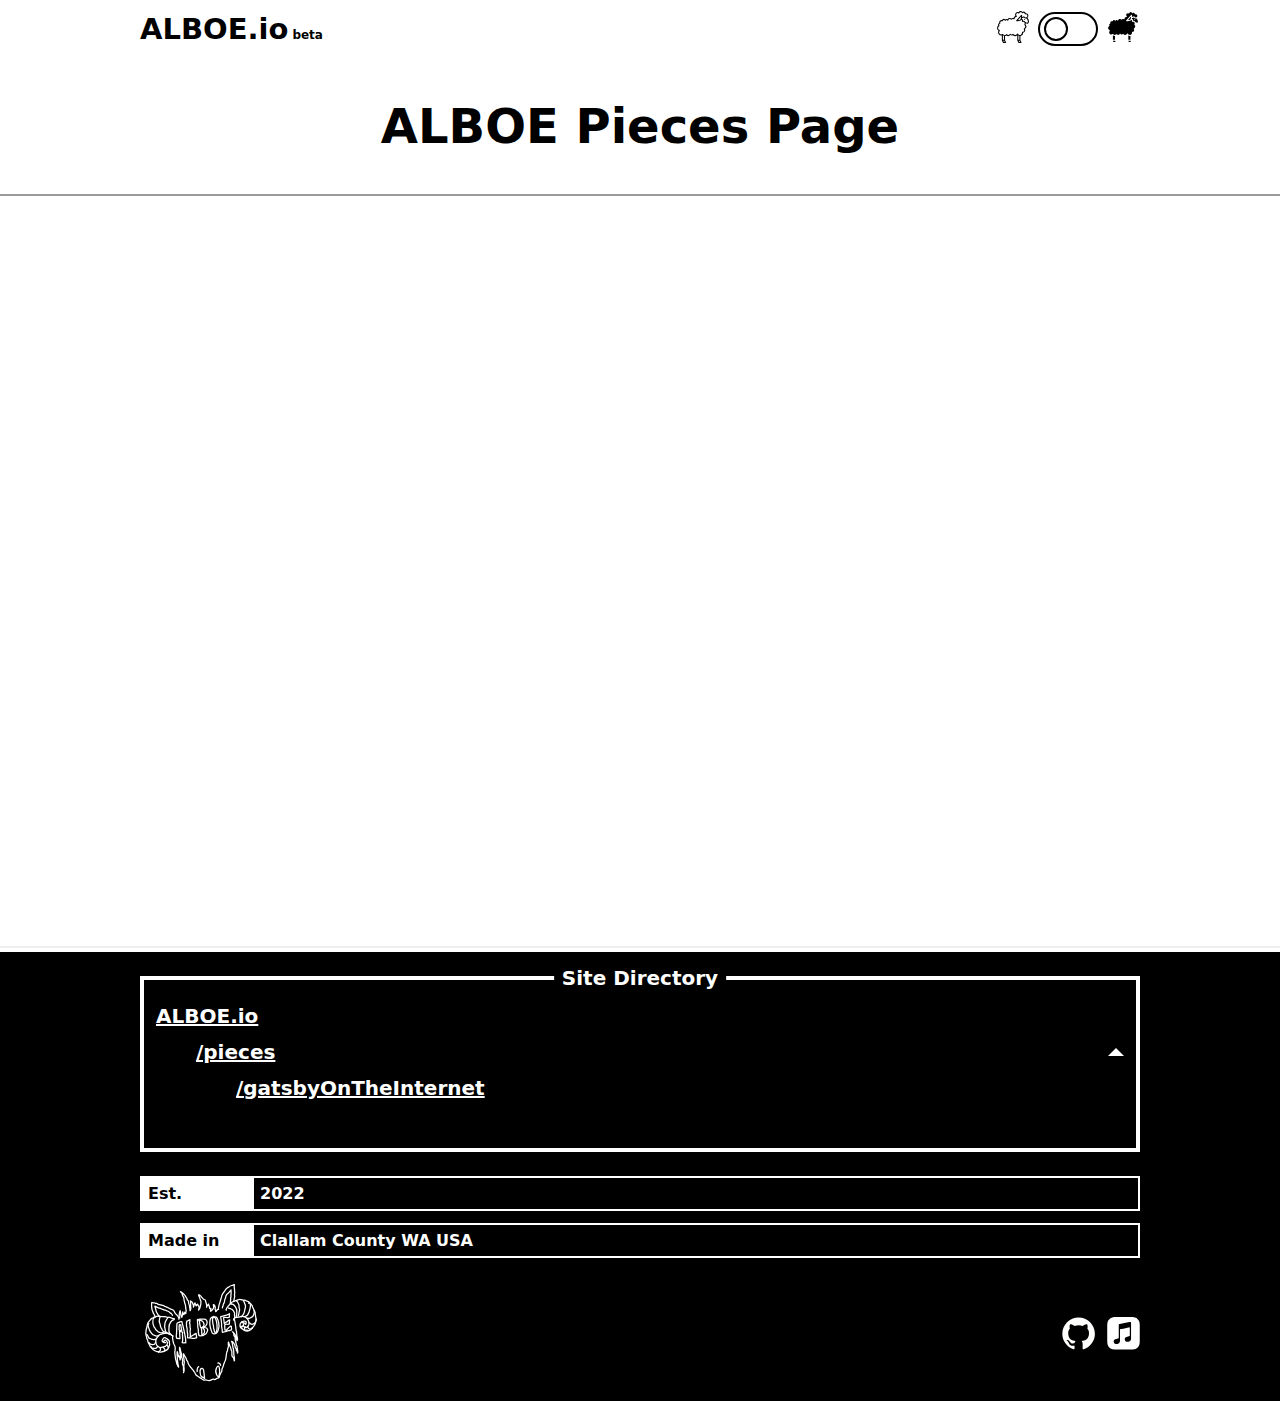
<file: pieces/index.html>
<!DOCTYPE html>
<html lang='en'>
  <head>
    <title>ALBOE Pieces</title>
    <meta
      name='description'
      content='Perennial .html documents minted as NFTs'
    >
    <meta charset='utf-8'>
    <meta name='viewport' content='width=device-width,initial-scale=1'>

    <link rel="icon" type="image/x-icon" href='/internalResources/assets/white-sheep.svg'>
    <script src='/internalResources/webComponents/alboeHeader.js' defer></script>
    <script src='/internalResources/webComponents/alboeFooter.js' defer></script>
    <script src='/internalResources/webComponents/sheepHeadLogo.js' defer></script>

    <link rel='stylesheet' href='/internalResources/styleSheets/alboe.css'>

    <style>
      .under-construction {
        height: 750px;
        width: 100vw;
        background: white;
      }

      .under-construction #at-expanding-share-button {
        display: none;
      }
    </style>
  </head>
  <body>
    <alboe-header></alboe-header>
    <main class='main-content'>
      <h1>ALBOE Pieces Page</h1>
      <iframe 
        class="under-construction"
        title="Dunder Mifflin Under Construction Page"
        width="100%"
        height="100%"
        src="https://maxxcrawford.github.io/dundermifflin.com/"
      ></iframe>
    </main>
    <alboe-footer></alboe-footer>
  </body>
</html>
</file>
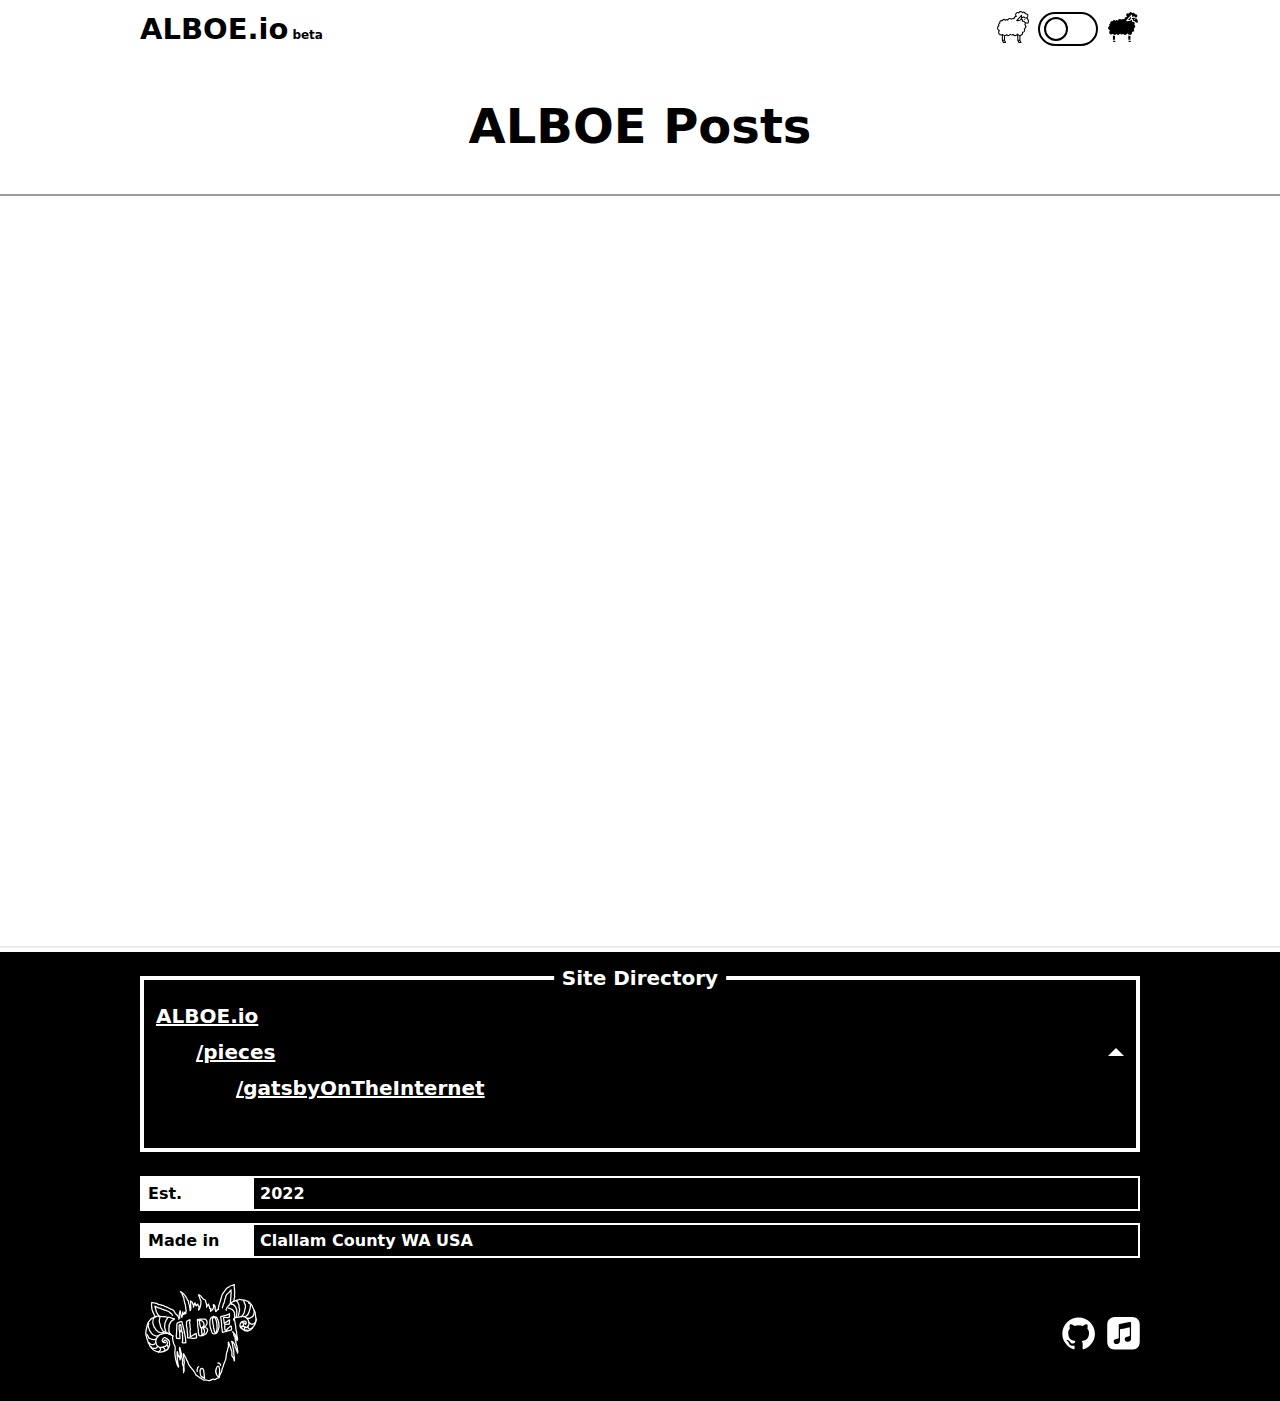
<file: posts/index.html>
<!DOCTYPE html>
<html lang='en'>
  <head>
    <title>ALBOE Posts</title>
    <meta
      name='description'
      content='"The hell if I know"'
    >
    <meta charset='utf-8'>
    <meta name='viewport' content='width=device-width,initial-scale=1'>

    <!-- Fathom analytics -->
    <script src="https://cdn.usefathom.com/script.js" data-site="CLSILLWO" defer></script>

    <link rel="icon" type="image/x-icon" href='/internalResources/assets/white-sheep.svg'>
    <script src='/internalResources/webComponents/alboeHeader.js' defer></script>
    <script src='/internalResources/webComponents/alboeFooter.js' defer></script>
    <script src='/internalResources/webComponents/sheepHeadLogo.js' defer></script>

    <link rel='stylesheet' href='/internalResources/styleSheets/alboe.css'>

    <style>
      .under-construction {
        height: 750px;
        width: 100vw;
        background: white;
      }

      .under-construction #at-expanding-share-button {
        display: none;
      }
    </style>
  </head>
  <body>
    <alboe-header></alboe-header>
    <main class='main-content'>
      <h1>ALBOE Posts</h1>
      <iframe 
        class="under-construction"
        title="Dunder Mifflin Under Construction Page"
        width="100%"
        height="100%"
        src="https://maxxcrawford.github.io/dundermifflin.com/"
      ></iframe>
    </main>
    <alboe-footer></alboe-footer>
  </body>
</html>
</file>
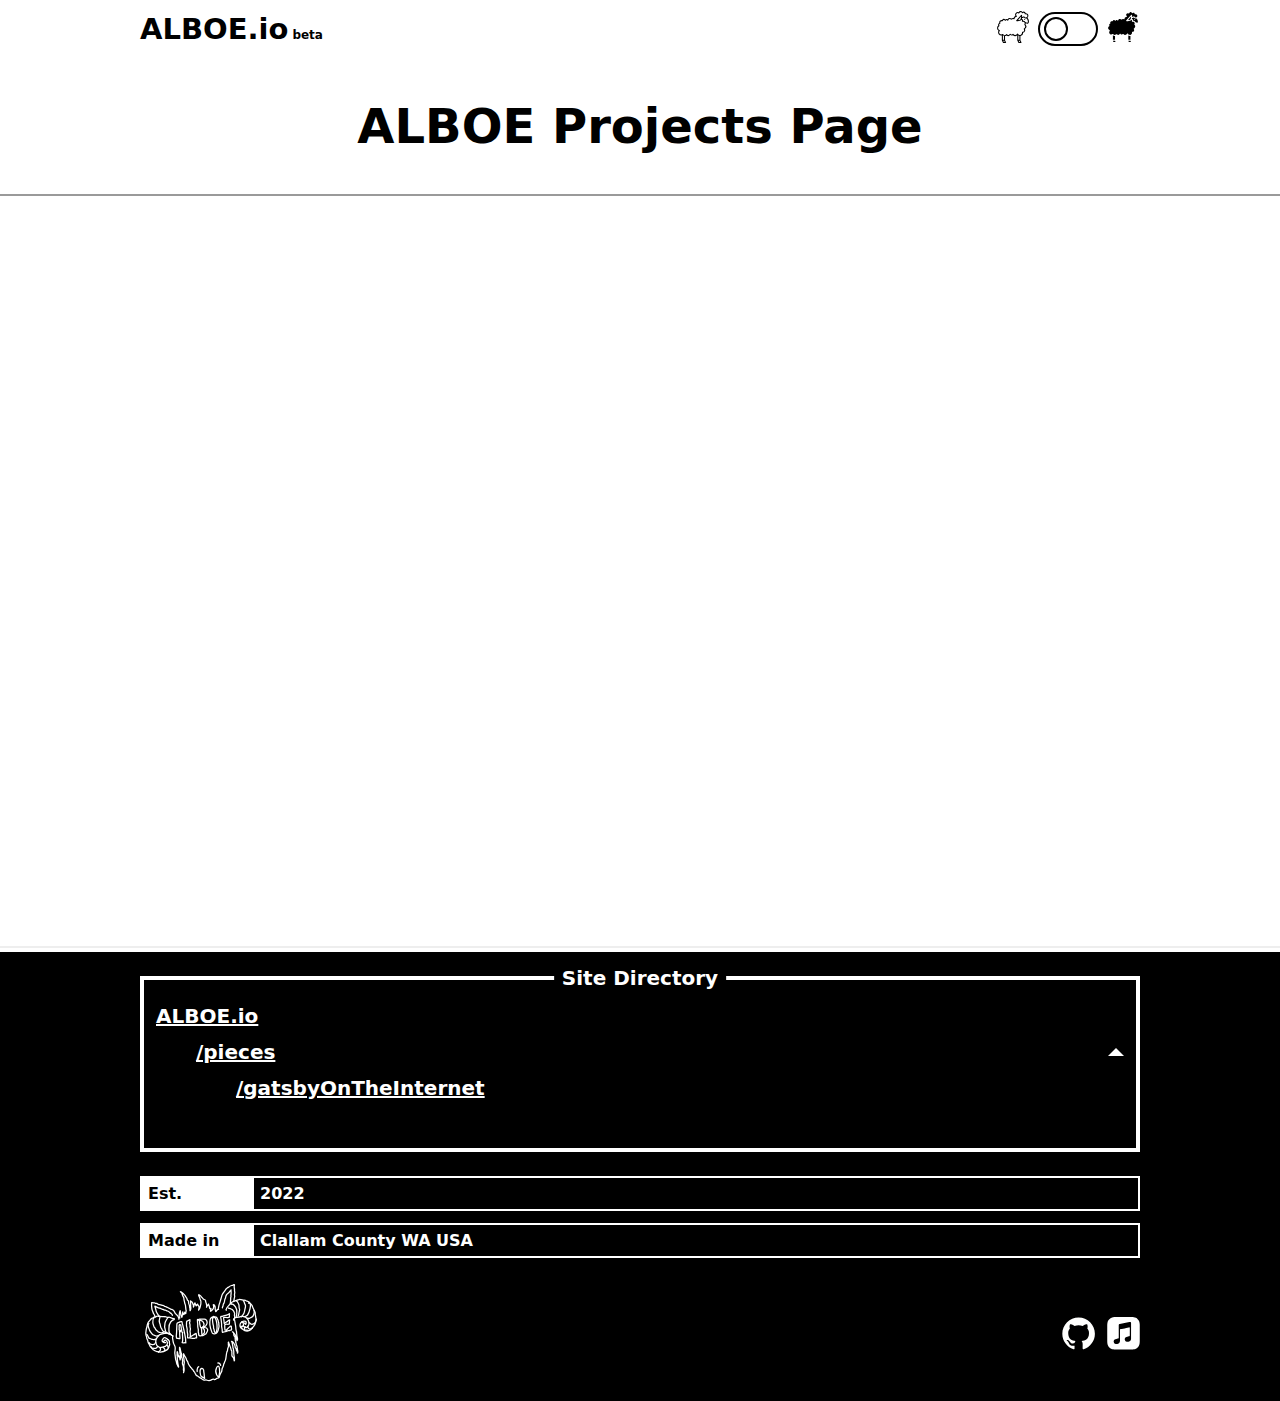
<file: projects/index.html>
<!DOCTYPE html>
<html lang='en'>
  <head>
    <title>ALBOE Project</title>
    <meta
      name='description'
      content='What ALBOE is making'
    >
    <meta charset='utf-8'>
    <meta name='viewport' content='width=device-width,initial-scale=1'>

    <link rel="icon" type="image/x-icon" href='/internalResources/assets/white-sheep.svg'>
    <script src='/internalResources/webComponents/alboeHeader.js' defer></script>
    <script src='/internalResources/webComponents/alboeFooter.js' defer></script>
    <script src='/internalResources/webComponents/sheepHeadLogo.js' defer></script>

    <link rel='stylesheet' href='/internalResources/styleSheets/alboe.css'>

    <style>
      .under-construction {
        height: 750px;
        width: 100vw;
        background: white;
      }

      .under-construction #at-expanding-share-button {
        display: none;
      }
    </style>
  </head>
  <body>
    <alboe-header></alboe-header>
    <main class='main-content'>
      <h1>ALBOE Projects Page</h1>
      <iframe 
        class="under-construction"
        title="Dunder Mifflin Under Construction Page"
        width="100%"
        height="100%"
        src="https://maxxcrawford.github.io/dundermifflin.com/"
      ></iframe>
    </main>
    <alboe-footer></alboe-footer>
  </body>
</html>
</file>
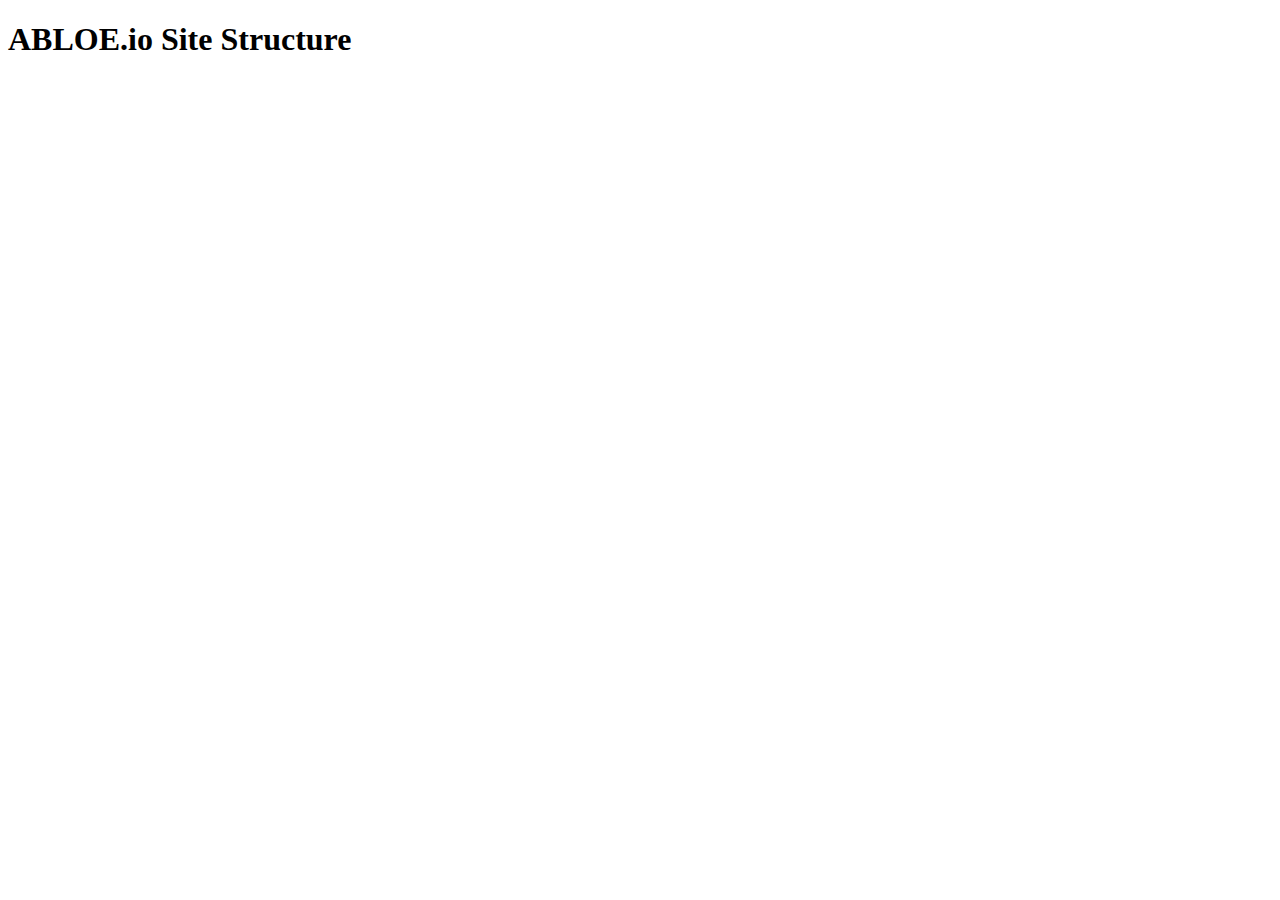
<file: internalResources/siteStructure/index.html>
<!DOCTYPE html>
<html>
  <head>
    <meta charset='utf-8'>
    <meta name='viewport' content='width=device-width,initial-scale=1'>
  </head>
  <body>
    <h1>ABLOE.io Site Structure</h1>
  </body>
</html>
</file>
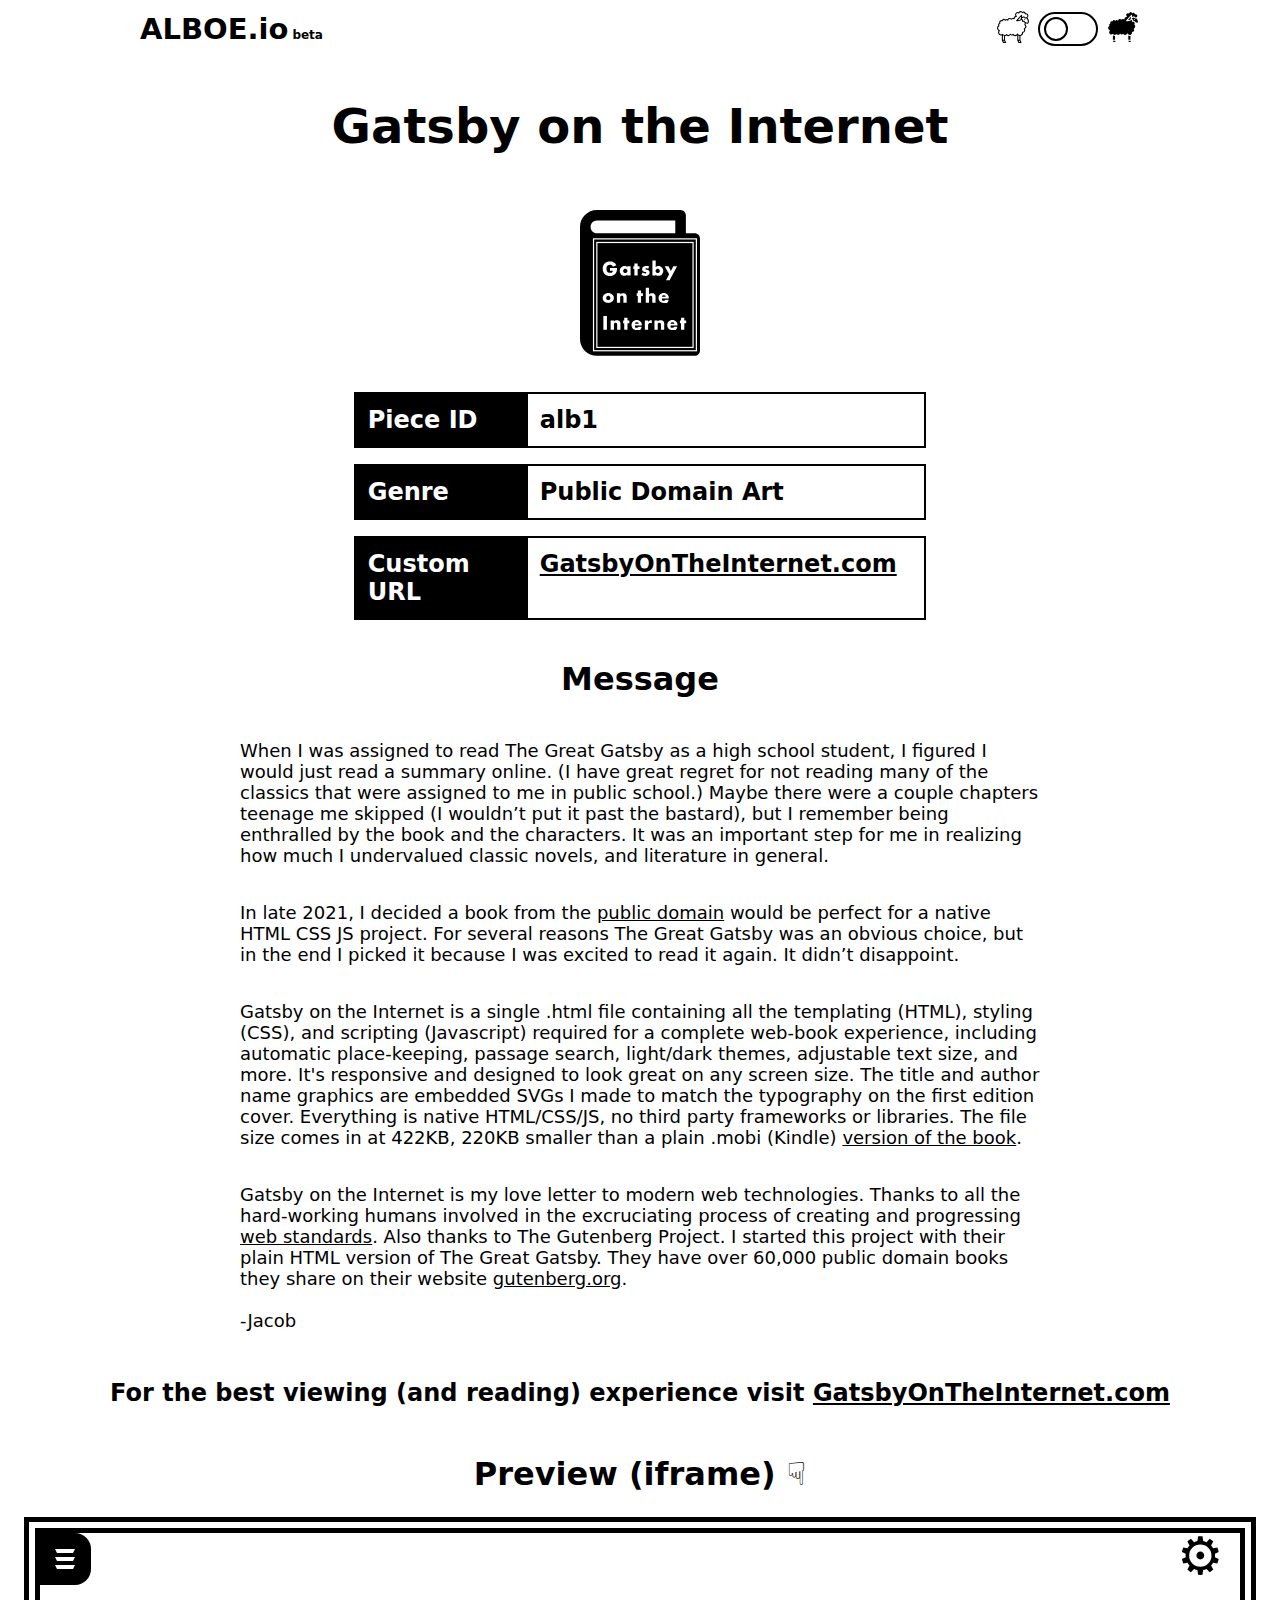
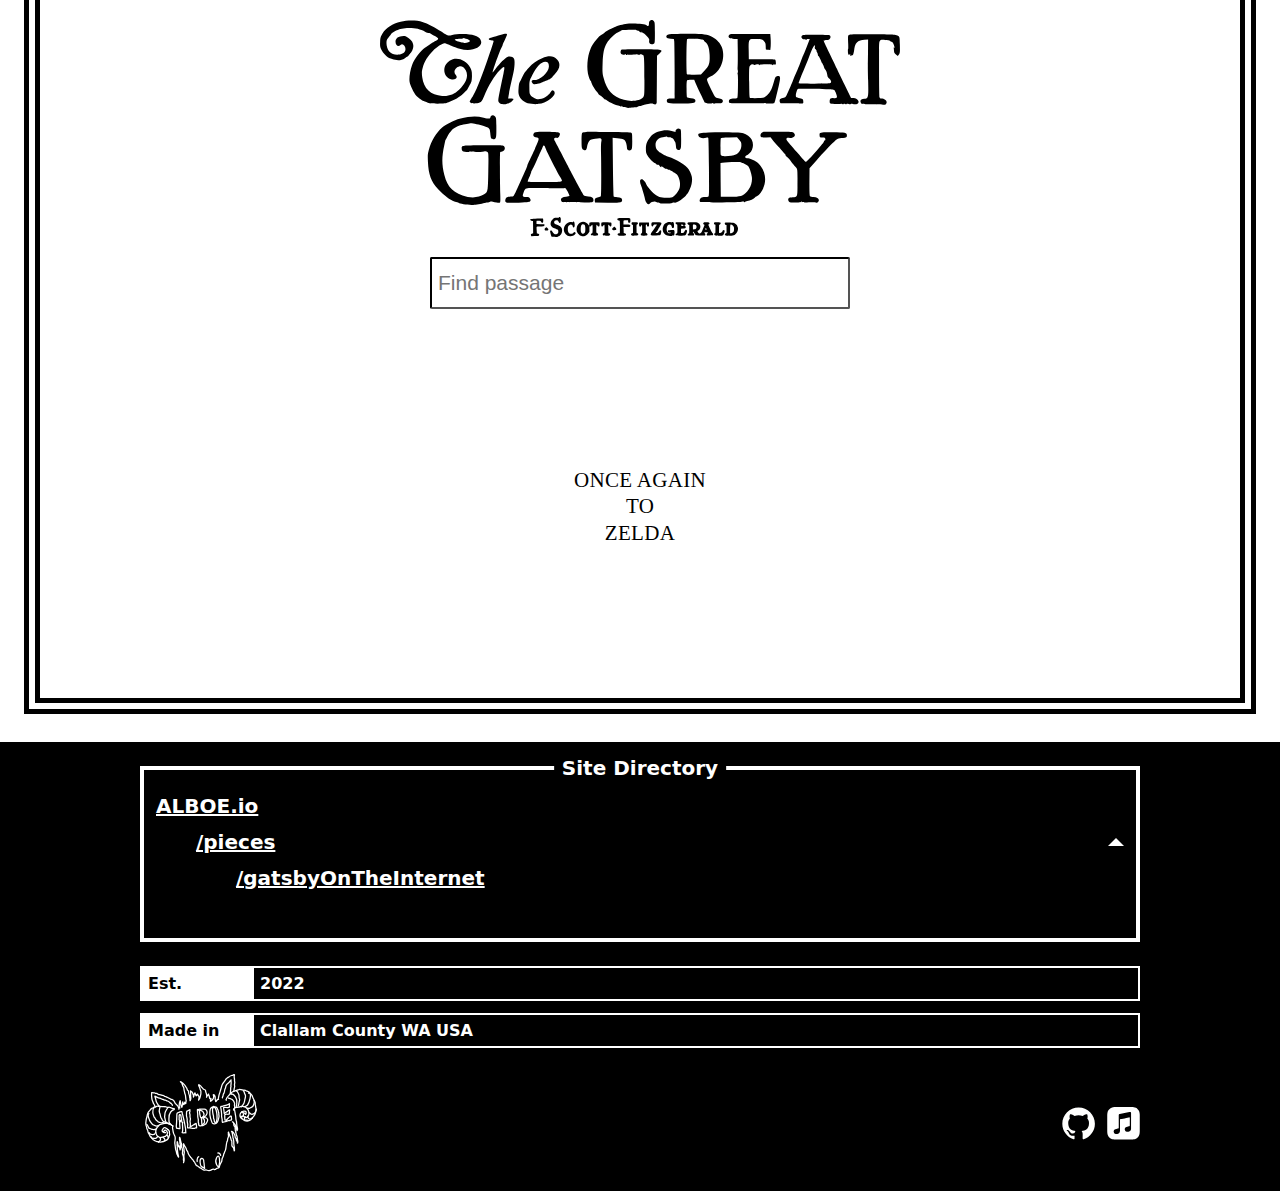
<file: pieces/gatsbyOnTheInternet/index.html>
<!DOCTYPE html>
<html lang='en'>
  <head>
    <title>Gatsby On The Internet</title>
    <meta
      name='description'
      content='Information page for GatsbyOnTheInternet.com'
    >
    <meta charset='utf-8'>
    <meta name='viewport' content='width=device-width,initial-scale=1'>

    <!-- Fathom analytics -->
    <script src="https://cdn.usefathom.com/script.js" data-site="CLSILLWO" defer></script>

    <link rel="manifest" href="/manifest/manifest.webmanifest">
    <link rel="apple-touch-icon" href="/manifest/icon-384x384.png">
    <link rel="apple-touch-icon" sizes="152x152" href="/manifest/icon-152x152.png">
    <link rel="apple-touch-icon" sizes="180x180" href="/manifest/icon-180x180.png">
    <link rel="apple-touch-icon" sizes="167x167" href="/manifest/icon-167x167.png">
    <link rel="icon" type="image/x-icon" href='/internalResources/assets/white-sheep.svg'>
    <script src='/internalResources/webComponents/alboeHeader.js' defer></script>
    <script src='/internalResources/webComponents/alboeFooter.js' defer></script>
    <script src='/internalResources/webComponents/sheepHeadLogo.js' defer></script>

    <link rel='stylesheet' href='/internalResources/styleSheets/alboe.css'>

    <style>
      #gatsby-svg-container svg {
        width: 120px;
        height: auto;
      }

      .main-content h2 {
        padding: 0 24px;
      }

      .main-content h3 {
        margin: 30px 24px 24px 24px;
        text-align: center;
      }

      p {
        font-size: 18px;
        padding: 0 24px;
        max-width: 800px;
      }

      iframe {
        height: 85vh;
        border: 16px double var(--color-text);
        width: calc(100% - 80px);
        max-width: 1200px;
        margin-bottom: 24px;
      }

      @media only screen and (min-width: 600px) {
        dl div dt {
          min-width: 148px;
        }
      }
    </style>
  </head>
  <body style="margin: 0">
    <alboe-header></alboe-header>
    <main class='main-content black-sheep'>
      <h1>Gatsby on the Internet</h1>

      <figure id='gatsby-svg-container'></figure>

      <div class='alboe-info'>
        <dl>
          <div>
            <dt>Piece ID</dt>
            <dd>alb1</dd>
          </div>
          <div>
            <dt>Genre</dt>
            <dd>Public Domain Art</dd>
          </div>
          <div>
            <dt>Custom URL</dt>
            <dd><a href='https://gatsbyontheinternet.com/' target="_blank">GatsbyOnTheInternet.com</a></dd>
          </div>
        </dl>
      </div>

      <h2 class='message-header'>Message</h2>

      <p>
        When I was assigned to read The Great Gatsby as a high school student, I figured I would just read a summary online. (I have great regret for not reading many of the classics that were assigned to me in public school.) Maybe there were a couple chapters teenage me skipped<span class='bs-mode'> (I wouldn’t put it past the bastard)</span>, but I remember being enthralled by the book and the characters. It was an important step for me in realizing how much I undervalued classic novels, and literature in general.
      </p>

      <p>
        In late 2021, I decided a book from the <a href='https://en.wikipedia.org/wiki/Public_domain' target='_blank' id >public domain</a> would be perfect for a native HTML CSS JS project. For several reasons The Great Gatsby was an obvious choice, but in the end I picked it because I was excited to read it again. It didn’t disappoint.
      </p>

      <p>
        Gatsby on the Internet is a single .html file containing all the templating (HTML), styling (CSS), and scripting (Javascript) required for a complete web-book experience, including automatic place-keeping, passage search, light/dark themes, adjustable text size, and more. It's responsive and designed to look great on any screen size. The title and author name graphics are embedded SVGs I made to match the typography on the first edition cover. Everything is native HTML/CSS/JS, no third party frameworks or libraries. The file size comes in at 422KB, 220KB smaller than a plain .mobi (Kindle) <a href='https://www.gutenberg.org/ebooks/64317' target='_blank'>version of the book</a>.
      </p>

      <p>
        Gatsby on the Internet is my love letter to modern web technologies. Thanks to all the hard-working humans involved in the excruciating process of creating and progressing <a href='https://en.wikipedia.org/wiki/Web_standards' target='_blank' id >web standards</a>. Also thanks to The Gutenberg Project. I started this project with their plain HTML version of The Great Gatsby. They have over 60,000 public domain books they share on their website <a href='https://www.gutenberg.org/' target='_blank' id >gutenberg.org</a>.
        <br>
        <br>
        -Jacob
      </p>

      <h3>
        For the best viewing (and reading) experience visit <a href='https://gatsbyontheinternet.com/' target="_blank">GatsbyOnTheInternet.com</a>
      </h3>
      <h2>
        Preview (iframe) ☟
      </h2>
      <iframe id="inline-frame-gatsby"
        title="Gatsby on the Internet"
        scrolling="auto"
        loading="lazy"
        src="./gatsbyOnTheInternet.html">
      </iframe>
    </main>
    <alboe-footer></alboe-footer>
  </body>

  <script>
    const svgContainer = document.getElementById('gatsby-svg-container');

    fetch('gatsbyOnTheInternet.svg')
      .then(r => r.text())
      .then(inner => {
        svgContainer.innerHTML = inner;
      })
      .catch(console.error.bind(console));
  </script>
</html>
</file>
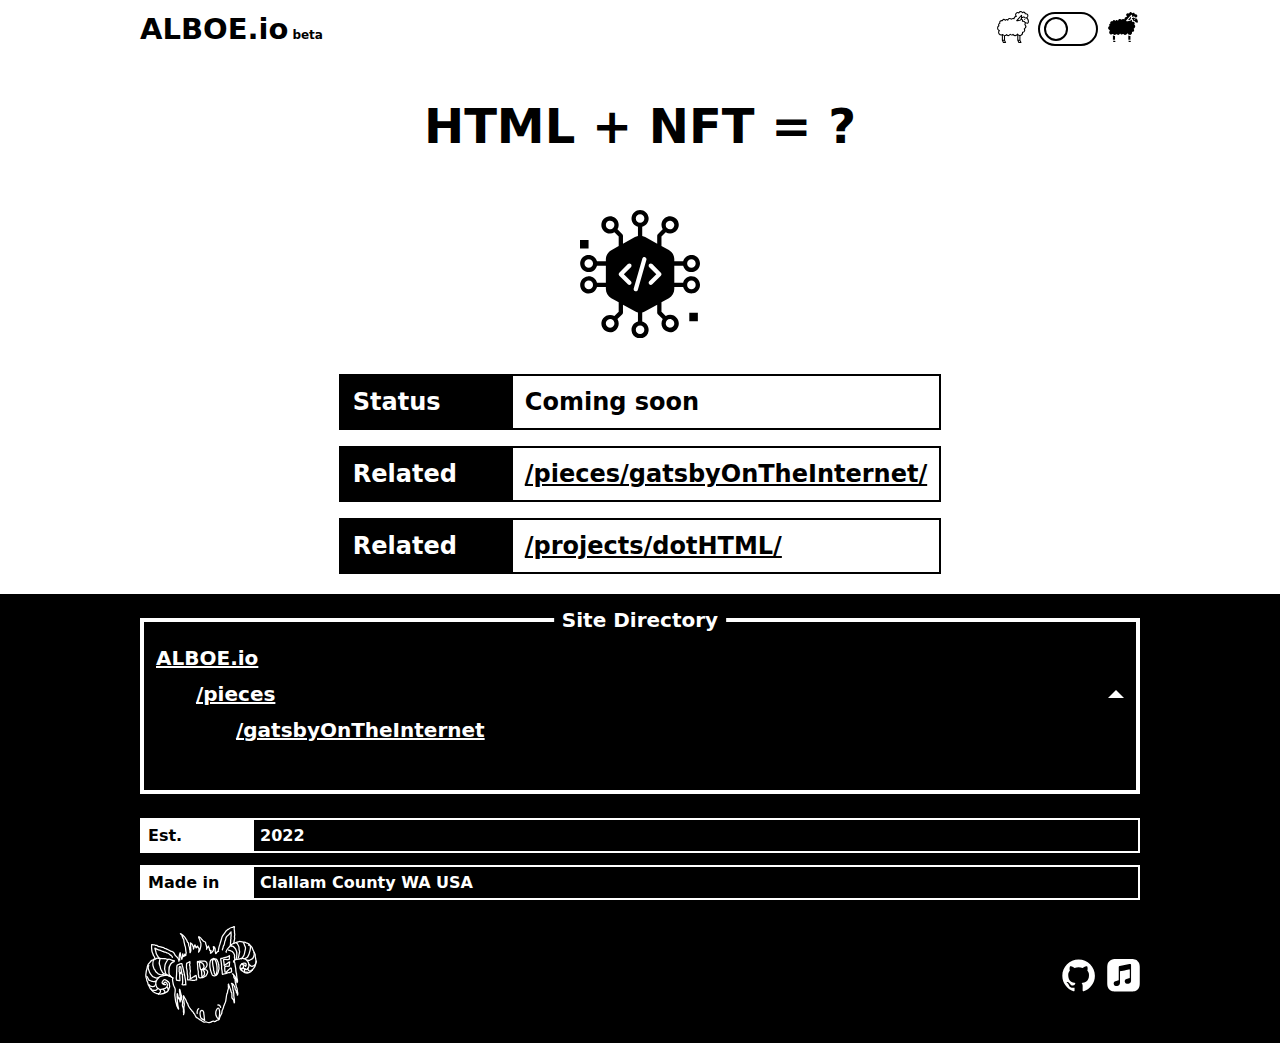
<file: posts/HTMLplusNFT/index.html>
<!DOCTYPE html>
<html lang='en'>
  <head>
    <!-- TODO: add functionality to header component to get title and description from site structure -->
    <title>HTML + NFT = ?</title>
    <meta
      name='description'
      content='Exploring the possibilities of minting HTML files'
    >
    <meta charset='utf-8'>
    <meta name='viewport' content='width=device-width,initial-scale=1'>

    <link rel="icon" type="image/x-icon" href='/internalResources/assets/white-sheep.svg'>
    <script src='/internalResources/webComponents/alboeHeader.js' defer></script>
    <script src='/internalResources/webComponents/alboeFooter.js' defer></script>
    <script src='/internalResources/webComponents/sheepHeadLogo.js' defer></script>

    <link rel='stylesheet' href='/internalResources/styleSheets/alboe.css'>

    <style>

      .svg-container svg {
        width: 120px;
        height: auto;
      }

      .main-content h2 {
        padding: 0 24px;
      }

      .main-content h3 {
        margin: 30px 24px 24px 24px;
        text-align: center;
      }

      p {
        font-size: 18px;
        padding: 0 24px;
        max-width: 800px;
      }

      @media only screen and (min-width: 600px) {
        dl div dt {
          min-width: 148px;
        }
      }
    </style>
  </head>
  <body >
    <alboe-header></alboe-header>
    <main class='main-content'>
      <h1>HTML + NFT = ?</h1>

      <figure id='svg-0-po' class='svg-container'></figure>

      <div class='alboe-info'>
        <dl>
          <div>
            <dt>Status</dt>
            <dd>Coming soon</dd>
          </div>
          <div>
            <dt>Related</dt>
            <dd><a href='/pieces/gatsbyOnTheInternet/'>/pieces/gatsbyOnTheInternet/</a></dd>
          </div>
          <div>
            <dt>Related</dt>
            <dd><a href='/projects/dotHTML/'>/projects/dotHTML/</a></dd>
          </div>
        </dl>
      </div>

    </main>
    <alboe-footer></alboe-footer>
  </body>

  <script>
    const svgContainer = document.getElementById('svg-0-po');

    fetch('HTMLplusNFT.svg')
      .then(r => r.text())
      .then(inner => {
        svgContainer.innerHTML = inner;
      })
      .catch(console.error.bind(console));
  </script>
</html>
</file>
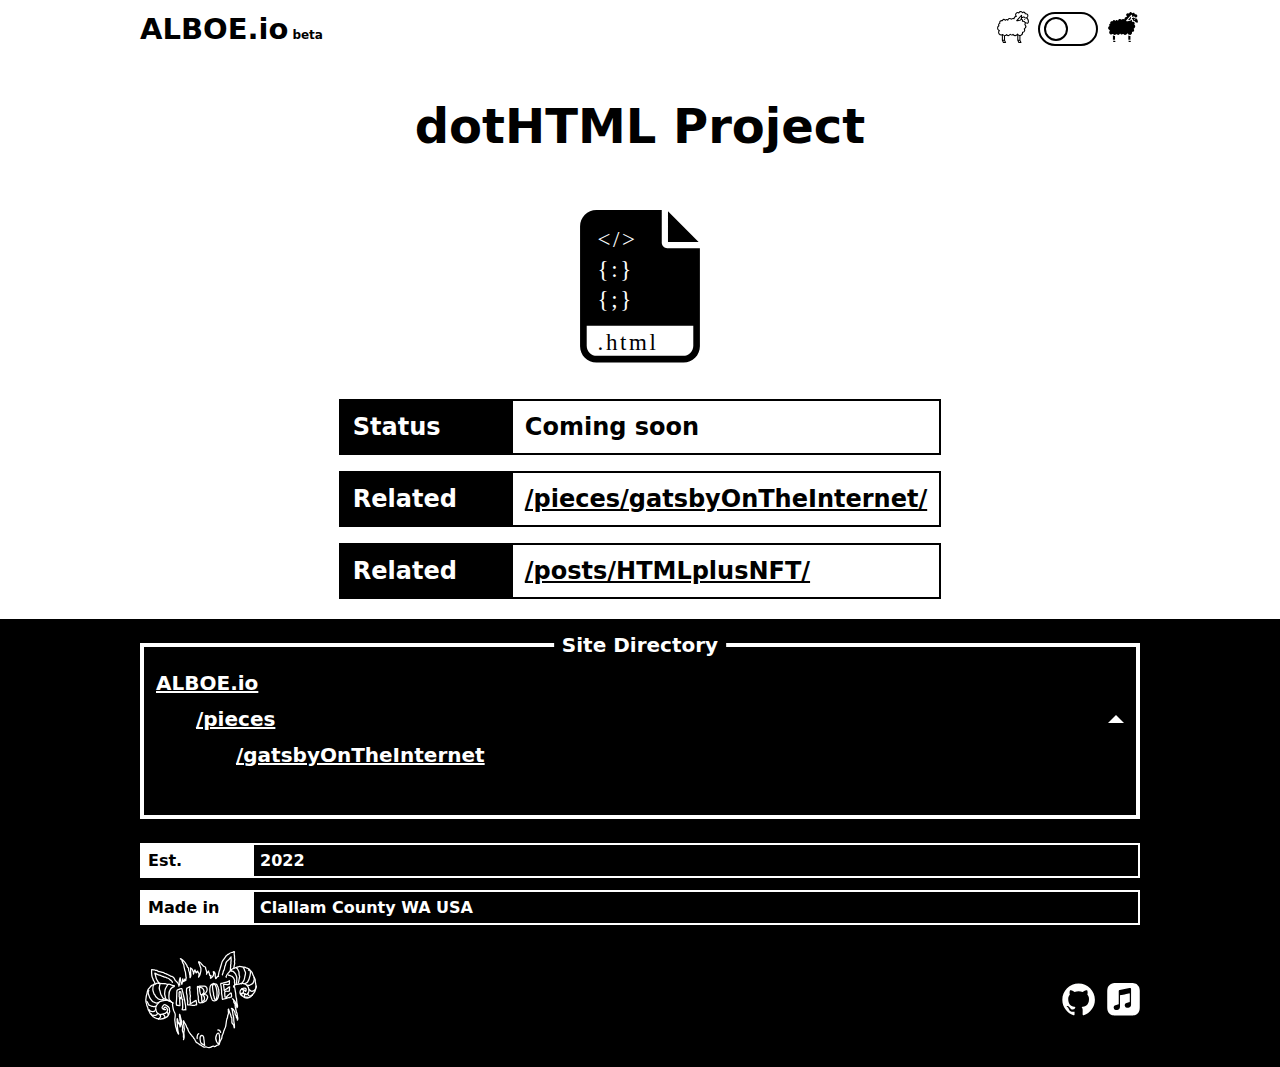
<file: projects/dotHTML/index.html>
<!DOCTYPE html>
<html lang='en'>
  <head>
    <!-- TODO: add functionality to header component to get title and description from site structure -->
    <title>dotHTML Project</title>
    <meta
      name='description'
      content='For the ❤️ of HTML'
    >
    <meta charset='utf-8'>
    <meta name='viewport' content='width=device-width,initial-scale=1'>

    <!-- Fathom analytics -->
    <script src="https://cdn.usefathom.com/script.js" data-site="CLSILLWO" defer></script>

    <link rel="icon" type="image/x-icon" href='/internalResources/assets/white-sheep.svg'>
    <script src='/internalResources/webComponents/alboeHeader.js' defer></script>
    <script src='/internalResources/webComponents/alboeFooter.js' defer></script>
    <script src='/internalResources/webComponents/sheepHeadLogo.js' defer></script>

    <link rel='stylesheet' href='/internalResources/styleSheets/alboe.css'>

    <style>

      .svg-container svg {
        width: 120px;
        height: auto;
      }

      .main-content h2 {
        padding: 0 24px;
      }

      .main-content h3 {
        margin: 30px 24px 24px 24px;
        text-align: center;
      }

      p {
        font-size: 18px;
        padding: 0 24px;
        max-width: 800px;
      }

      @media only screen and (min-width: 600px) {
        dl div dt {
          min-width: 148px;
        }
      }
    </style>
  </head>
  <body >
    <alboe-header></alboe-header>
    <main class='main-content'>
      <h1>dotHTML Project</h1>

      <figure id='svg_0-prj' class='svg-container'></figure>

      <div class='alboe-info'>
        <dl>
          <div>
            <dt>Status</dt>
            <dd>Coming soon</dd>
          </div>
          <div>
            <dt>Related</dt>
            <dd><a href='/pieces/gatsbyOnTheInternet/'>/pieces/gatsbyOnTheInternet/</a></dd>
          </div>
          <div>
            <dt>Related</dt>
            <dd><a href='/posts/HTMLplusNFT/'>/posts/HTMLplusNFT/</a></dd>
          </div>
        </dl>
      </div>

    </main>
    <alboe-footer></alboe-footer>
  </body>

  <script>
    const svgContainer = document.getElementById('svg_0-prj');

    fetch('dotHTML.svg')
      .then(r => r.text())
      .then(inner => {
        svgContainer.innerHTML = inner;
      })
      .catch(console.error.bind(console));
  </script>
</html>
</file>
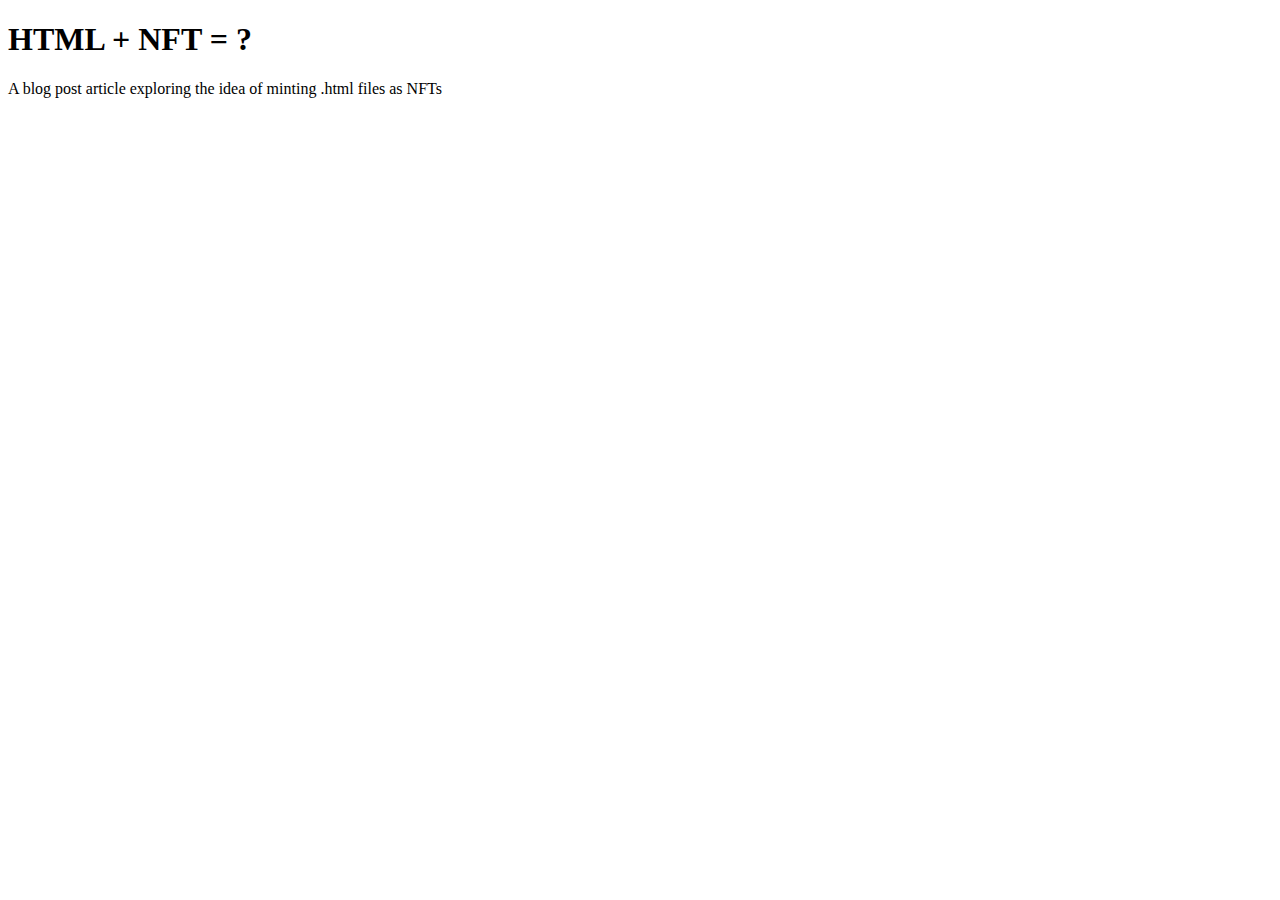
<file: posts/HTMLplusNFT/HTMLplusNFT.html>
<!DOCTYPE html>
<html>
  <head>
    <meta charset='utf-8'>
    <meta name='viewport' content='width=device-width,initial-scale=1'>
  </head>
  <body>
    <h1>HTML + NFT = ?</h1>
    <p> A blog post article exploring the idea of minting .html files as NFTs</p>
  </body>
</html>
</file>
<file: internalResources/styleSheets/alboe.css>
:root {
  --color-black: #000000;
  --color-white: #ffff;
  --color-green: #1B4332;
  --color-dark-gray: #2a2b2a;
  --color-light-gray: #f4f4f4;
  
  --color-link: #0073ff;
  --color-primary: var(--color-dark-gray);
  --color-background: var(--color-white);
  --color-accent: var(--color-green);
  --color-text: var(--color-black);

  --transition-time: 400ms;
  --header-bar-content-height: 34px;
  --header-bar-top-bottom-padding: 12px;
}

@media (prefers-color-scheme: dark) {
  :root {
    --color-background: var(--color-black);
    --color-text: var(--color-white);
  }
}

html, body {
  overflow-x: hidden;
}

body {
  font-family: system-ui, serif;
  margin: 0;
}

a {
  color: var(--color-text);
}

a:hover {
  color: var(--color-link);
}

p {
  font-size: 18px;
}

.main-content h1 {
  margin: 36px 0;
  font-size: 3em;
  text-align: center;
  line-height: 4rem;
}

.main-content h2 {
  margin: 24px 0;
  font-size: 2em;
  text-align: center;
}

.main-content h3 {
  margin: 0;
  font-size: 1.5em;
}

.main-content {
  margin-top: calc( var(--header-bar-content-height) + calc( var(--header-bar-top-bottom-padding) * 2 ) );
  background: var(--color-background);
  color: var(--color-text);
  display: flex;
  flex-direction: column;
  align-items: center;
  width: 100vw;
}

.main-content.black-sheep .ws-mode  {
  display: none;
}

.main-content.white-sheep .bs-mode  {
  display: none;
}

.main-content-container.theme-transition {
  position: absolute;
  top: 0;
  overflow-x: hidden;
  width: 0;
}

.main-content-container.theme-transition.pre-bs {
  transition: width var(--transition-time);
}

.main-content-container.theme-transition.ws {
  animation: reveal var(--transition-time) forwards;
  width: 100vw;
  --color-primary: var(--color-dark-gray);
  --color-background: var(--color-white);
  --color-text: var(--color-black);
}

.main-content-container.theme-transition.bs {
  left: 0;
  width: 100vw;
  --color-primary: var(--color-light-gray);
  --color-background: var(--color-black);
  --color-text: var(--color-white);
}

.alboe-info {
  display: flex;
  flex-direction: column;
  align-items: center;
}

.alboe-info .hover-link {
  color: var(--color-text);
  text-decoration: none;
  cursor: pointer;
}

.alboe-info .hover-link:hover {
  text-decoration: underline;
}

dl {
  padding: 0;
  margin: 0;
}

dl div {
  display: flex;
  flex-direction: column;
  border: 2px solid var(--color-text);
  font-size: 1.5rem;
  font-weight: bold;
  margin: 16px 0;
}

dl div dt {
  display: flex;
  background: var(--color-text);
  color: var(--color-background);
  padding: 12px;
}

dl div dd {
  padding: 12px;
  width: 100%;
  margin: 0;
}

figure svg .text-color-svg {
  fill: var(--color-text);
}

figure svg .background-color-svg {
  fill: var(--color-background);
}

figure svg .background-color-svg-stroke {
  stroke: var(--color-background);
}

@media only screen and (min-width: 600px) {
  h3 {
    margin: 0;
    font-size: 2em;
  }

  .top-bar {
    padding: var(--header-bar-top-bottom-padding) calc(var(--header-bar-top-bottom-padding) * 2);
  }

  dl div dt {
    display: flex;
  }

  dl div {
    flex-direction: row;
  }
}

@keyframes reveal {
  from {
    clip-path: inset(0 0 0 100%);
  }
  to {
    clip-path: inset(0 0 0 0);
  }
}
</file>
